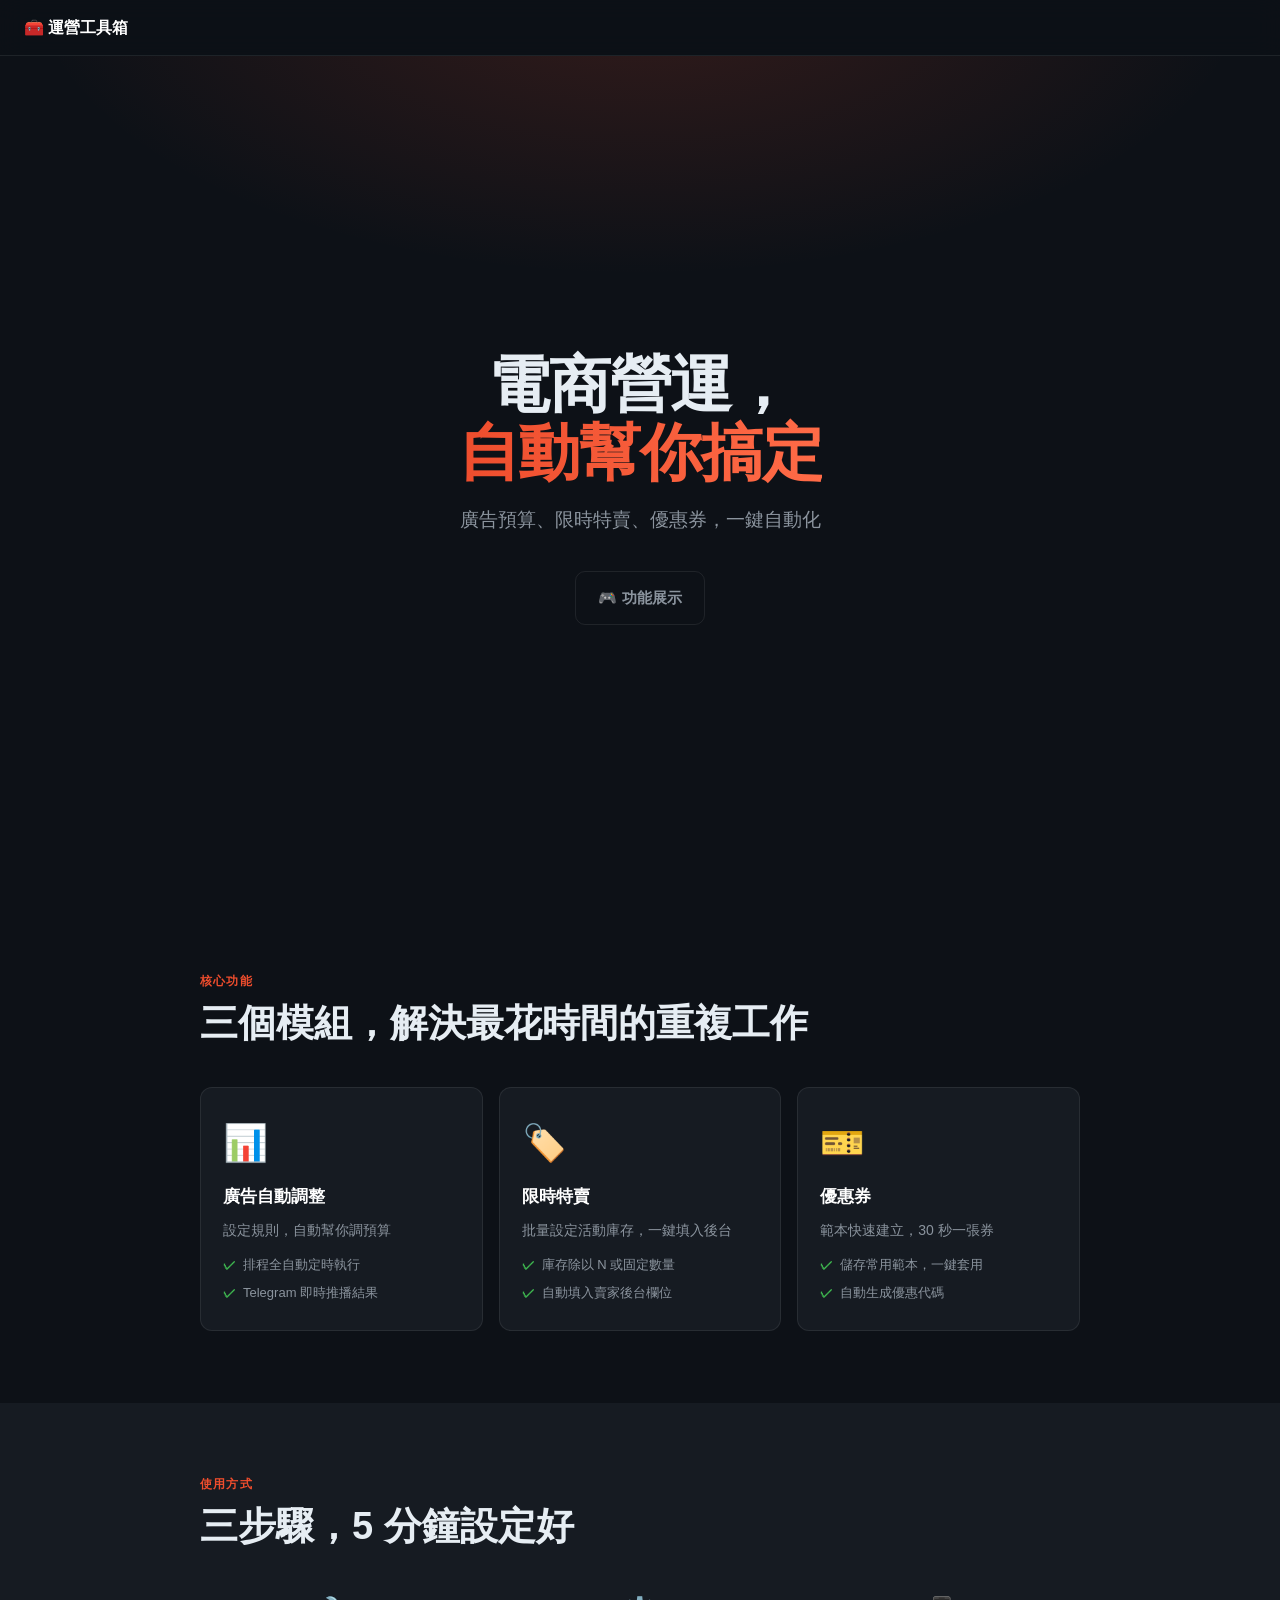
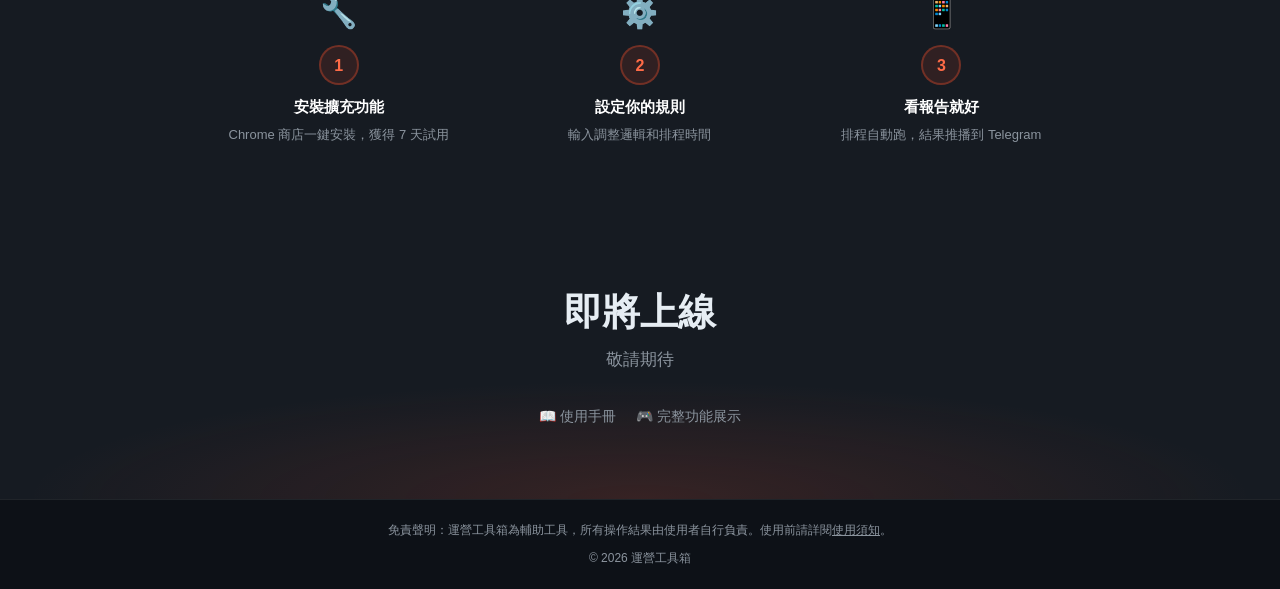
<file: index.html>
<!DOCTYPE html>
<html lang="zh-TW">
<head>
  <meta charset="UTF-8">
  <meta name="viewport" content="width=device-width, initial-scale=1.0">
  <title>運營工具箱 — 電商自動化工具</title>
  <style>
    *, *::before, *::after { box-sizing: border-box; margin: 0; padding: 0; }

    :root {
      --bg:        #0d1117;
      --bg2:       #161b22;
      --border:    rgba(255,255,255,0.08);
      --text:      #e6edf3;
      --text-muted:#8b949e;
      --accent:    #ee4d2d;
      --accent2:   #ff6b47;
      --green:     #3fb950;
      --radius:    12px;
    }

    html { scroll-behavior: smooth; }

    body {
      background: var(--bg);
      color: var(--text);
      font-family: -apple-system, BlinkMacSystemFont, 'Segoe UI', sans-serif;
      line-height: 1.6;
    }

    /* NAV */
    nav {
      position: sticky; top: 0; z-index: 100;
      background: rgba(13,17,23,0.92);
      backdrop-filter: blur(12px);
      border-bottom: 1px solid var(--border);
      padding: 0 24px; height: 56px;
      display: flex; align-items: center; justify-content: space-between;
    }
    .nav-brand {
      font-size: 16px; font-weight: 700; color: #fff;
      display: flex; align-items: center; gap: 8px; text-decoration: none;
    }
    .nav-cta {
      background: var(--accent); color: #fff; border: none;
      border-radius: 8px; padding: 8px 18px;
      font-size: 14px; font-weight: 600; cursor: pointer;
      text-decoration: none; transition: background 0.15s;
    }
    .nav-cta:hover { background: var(--accent2); }

    /* SECTIONS */
    section { padding: 72px 24px; }
    .container { max-width: 880px; margin: 0 auto; }

    .section-label {
      font-size: 12px; font-weight: 700; letter-spacing: 0.1em;
      text-transform: uppercase; color: var(--accent); margin-bottom: 10px;
    }
    .section-title {
      font-size: clamp(26px, 5vw, 38px);
      font-weight: 800; line-height: 1.2; margin-bottom: 14px;
    }

    /* HERO */
    #hero {
      min-height: calc(100vh - 56px);
      display: flex; align-items: center;
      background: radial-gradient(ellipse 80% 60% at 50% -10%, rgba(238,77,45,0.18) 0%, transparent 60%), var(--bg);
      text-align: center; padding: 80px 24px 60px;
    }
    #hero .container { width: 100%; }
    #hero h1 {
      font-size: clamp(36px, 7vw, 62px);
      font-weight: 900; line-height: 1.1;
      margin-bottom: 18px; letter-spacing: -0.02em;
    }
    #hero h1 .highlight {
      background: linear-gradient(90deg, var(--accent), var(--accent2));
      -webkit-background-clip: text; -webkit-text-fill-color: transparent;
      background-clip: text;
    }
    #hero .hero-sub {
      font-size: clamp(15px, 2.5vw, 19px);
      color: var(--text-muted); max-width: 460px; margin: 0 auto 36px;
    }
    .hero-btns {
      display: flex; gap: 12px; justify-content: center; flex-wrap: wrap;
    }
    .btn-primary {
      background: var(--accent); color: #fff; border: none;
      border-radius: 10px; padding: 14px 28px; font-size: 16px; font-weight: 700;
      cursor: pointer; text-decoration: none;
      display: inline-flex; align-items: center; gap: 8px;
      transition: background 0.15s, transform 0.1s;
    }
    .btn-primary:hover { background: var(--accent2); transform: translateY(-1px); }
    .btn-ghost {
      background: transparent; color: var(--text-muted);
      border: 1px solid var(--border); border-radius: 10px;
      padding: 14px 22px; font-size: 15px; font-weight: 600;
      cursor: pointer; text-decoration: none;
      display: inline-flex; align-items: center; gap: 8px;
      transition: border-color 0.15s, color 0.15s;
    }
    .btn-ghost:hover { border-color: rgba(255,255,255,0.3); color: var(--text); }
    #hero .hero-note { margin-top: 14px; font-size: 13px; color: var(--text-muted); }

    /* FEATURES */
    #features { background: var(--bg); }
    .cards {
      display: grid;
      grid-template-columns: repeat(3, 1fr);
      gap: 16px; margin-top: 40px;
    }
    @media (max-width: 640px) { .cards { grid-template-columns: 1fr; } }
    .card {
      background: var(--bg2); border: 1px solid var(--border);
      border-radius: var(--radius); padding: 26px 22px;
    }
    .card-icon { font-size: 36px; margin-bottom: 12px; display: block; }
    .card-title { font-size: 17px; font-weight: 700; margin-bottom: 8px; color: #fff; }
    .card-desc { font-size: 14px; color: var(--text-muted); margin-bottom: 14px; line-height: 1.6; }
    .card-points { list-style: none; display: flex; flex-direction: column; gap: 7px; }
    .card-points li {
      font-size: 13px; color: var(--text-muted);
      display: flex; align-items: flex-start; gap: 7px;
    }
    .card-points li::before { content: '✓'; color: var(--green); font-weight: 700; flex-shrink: 0; }

    /* HOW */
    #how { background: var(--bg2); }
    .steps {
      display: grid; grid-template-columns: repeat(3, 1fr);
      gap: 24px; margin-top: 40px;
    }
    @media (max-width: 640px) { .steps { grid-template-columns: 1fr; gap: 16px; } }
    .step { text-align: center; }
    .step-icon { font-size: 30px; margin-bottom: 8px; }
    .step-num {
      width: 40px; height: 40px; border-radius: 50%;
      background: rgba(238,77,45,0.12); border: 2px solid rgba(238,77,45,0.35);
      color: var(--accent2); font-size: 16px; font-weight: 800;
      display: flex; align-items: center; justify-content: center;
      margin: 0 auto 10px;
    }
    .step-title { font-size: 15px; font-weight: 700; color: #fff; margin-bottom: 6px; }
    .step-desc { font-size: 13px; color: var(--text-muted); }

    /* CTA */
    #cta {
      background: radial-gradient(ellipse 80% 70% at 50% 100%, rgba(238,77,45,0.15) 0%, transparent 60%), var(--bg2);
      text-align: center;
    }
    #cta .section-title { margin-bottom: 10px; }
    #cta .cta-sub { font-size: 17px; color: var(--text-muted); margin-bottom: 32px; }
    #cta .cta-links {
      margin-top: 20px; display: flex; gap: 20px;
      justify-content: center; flex-wrap: wrap;
    }
    #cta .cta-links a { color: var(--text-muted); font-size: 14px; text-decoration: none; transition: color 0.15s; }
    #cta .cta-links a:hover { color: var(--text); }
    #cta .cta-note { margin-top: 10px; font-size: 13px; color: var(--text-muted); }

    /* FOOTER */
    footer {
      padding: 20px 24px; border-top: 1px solid var(--border);
      text-align: center;
    }
    footer p { font-size: 12px; color: var(--text-muted); line-height: 1.8; }
    footer a { color: var(--text-muted); text-decoration: underline; }
  </style>
</head>
<body>

<!-- NAV -->
<nav>
  <a class="nav-brand" href="#">🧰 運營工具箱</a>
</nav>

<!-- HERO -->
<section id="hero">
  <div class="container">
    <h1>電商營運，<br><span class="highlight">自動幫你搞定</span></h1>
    <p class="hero-sub">廣告預算、限時特賣、優惠券，一鍵自動化</p>
    <div class="hero-btns">
      <a class="btn-ghost" href="demo-full.html">🎮 功能展示</a>
    </div>
  </div>
</section>

<!-- FEATURES -->
<section id="features">
  <div class="container">
    <div class="section-label">核心功能</div>
    <h2 class="section-title">三個模組，解決最花時間的重複工作</h2>
    <div class="cards">

      <div class="card">
        <span class="card-icon">📊</span>
        <div class="card-title">廣告自動調整</div>
        <p class="card-desc">設定規則，自動幫你調預算</p>
        <ul class="card-points">
          <li>排程全自動定時執行</li>
          <li>Telegram 即時推播結果</li>
        </ul>
      </div>

      <div class="card">
        <span class="card-icon">🏷️</span>
        <div class="card-title">限時特賣</div>
        <p class="card-desc">批量設定活動庫存，一鍵填入後台</p>
        <ul class="card-points">
          <li>庫存除以 N 或固定數量</li>
          <li>自動填入賣家後台欄位</li>
        </ul>
      </div>

      <div class="card">
        <span class="card-icon">🎫</span>
        <div class="card-title">優惠券</div>
        <p class="card-desc">範本快速建立，30 秒一張券</p>
        <ul class="card-points">
          <li>儲存常用範本，一鍵套用</li>
          <li>自動生成優惠代碼</li>
        </ul>
      </div>

    </div>
  </div>
</section>

<!-- HOW -->
<section id="how">
  <div class="container">
    <div class="section-label">使用方式</div>
    <h2 class="section-title">三步驟，5 分鐘設定好</h2>
    <div class="steps">
      <div class="step">
        <div class="step-icon">🔧</div>
        <div class="step-num">1</div>
        <div class="step-title">安裝擴充功能</div>
        <p class="step-desc">Chrome 商店一鍵安裝，獲得 7 天試用</p>
      </div>
      <div class="step">
        <div class="step-icon">⚙️</div>
        <div class="step-num">2</div>
        <div class="step-title">設定你的規則</div>
        <p class="step-desc">輸入調整邏輯和排程時間</p>
      </div>
      <div class="step">
        <div class="step-icon">📱</div>
        <div class="step-num">3</div>
        <div class="step-title">看報告就好</div>
        <p class="step-desc">排程自動跑，結果推播到 Telegram</p>
      </div>
    </div>
  </div>
</section>

<!-- CTA -->
<section id="cta">
  <div class="container">
    <h2 class="section-title">即將上線</h2>
    <p class="cta-sub">敬請期待</p>
    <div class="cta-links">
      <a href="guide.html">📖 使用手冊</a>
      <a href="demo-full.html">🎮 完整功能展示</a>
    </div>
  </div>
</section>

<!-- FOOTER -->
<footer>
  <p>免責聲明：運營工具箱為輔助工具，所有操作結果由使用者自行負責。使用前請詳閱<a href="guide.html">使用須知</a>。</p>
  <p style="margin-top:6px;">© 2026 運營工具箱</p>
</footer>

</body>
</html>
</file>
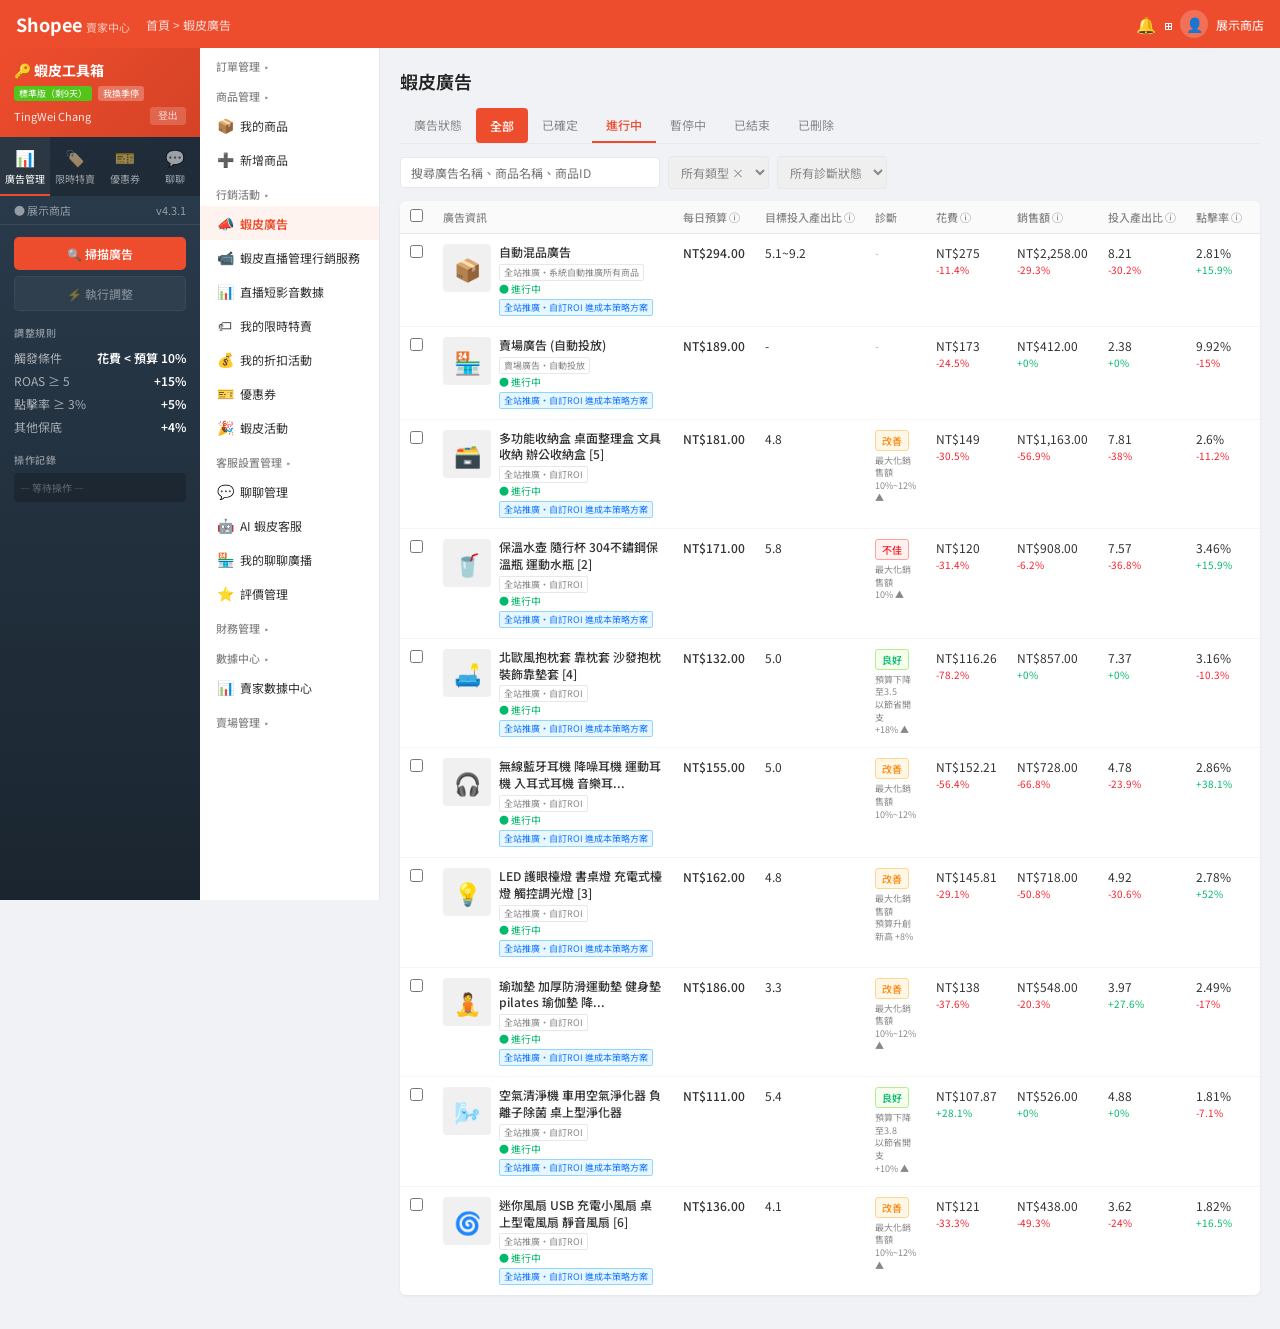
<file: demo-full.html>
<!DOCTYPE html>
<html lang="zh-TW">
<head>
<meta charset="UTF-8">
<meta name="viewport" content="width=1440">
<title>蝦皮賣家中心</title>
<link href="https://fonts.googleapis.com/css2?family=Noto+Sans+TC:wght@400;500;700&display=swap" rel="stylesheet">
<style>
*,*::before,*::after{box-sizing:border-box;margin:0;padding:0}
:root{--or:#ee4d2d;--or-l:#fff3f0;--or-h:#d44226;--gr:#00b96b;--rd:#f5222d;--bl:#1677ff;--bdr:#e8e8e8;--txt:#333;--txl:#888;--sp-bg:linear-gradient(180deg,#2c3e50 0%,#1a252f 100%);--sp-w:200px;--top-h:48px;--nav-w:180px}
body{font-family:'Noto Sans TC',-apple-system,sans-serif;font-size:13px;background:#f0f2f5;color:var(--txt);overflow-x:hidden}
/* === TOP BAR === */
.topbar{position:fixed;top:0;left:0;right:0;height:var(--top-h);background:var(--or);display:flex;align-items:center;padding:0 16px;z-index:200;color:#fff}
.topbar .logo{font-size:18px;font-weight:700;margin-right:8px}
.topbar .logo small{font-size:11px;opacity:.7;font-weight:400;margin-left:4px}
.topbar .bc{font-size:12px;opacity:.8;margin-left:8px}
.topbar .spacer{flex:1}
.topbar .user{display:flex;align-items:center;gap:8px;font-size:12px}
.topbar .avatar{width:28px;height:28px;border-radius:50%;background:rgba(255,255,255,.2);display:flex;align-items:center;justify-content:center;font-size:14px}
/* === LAYOUT === */
.wrap{display:flex;padding-top:var(--top-h);min-height:100vh}
/* === SIDE PANEL (左側深色) === */
.sp{width:var(--sp-w);background:var(--sp-bg);position:fixed;top:var(--top-h);bottom:0;left:0;z-index:100;display:flex;flex-direction:column;color:#fff;overflow:hidden;font-size:12px}
.sp-hd{background:linear-gradient(135deg,#ee4d2d,#d44226);padding:12px 14px;flex-shrink:0}
.sp-hd-r1{display:flex;align-items:center;gap:6px;margin-bottom:6px;flex-wrap:wrap}
.sp-hd-title{font-size:14px;font-weight:700}
.sp-badge{font-size:9px;padding:1px 5px;border-radius:3px;white-space:nowrap}
.sp-badge-pro{background:#52c41a;color:#fff}
.sp-badge-mode{background:rgba(255,255,255,.25);color:#fff}
.sp-hd-user{display:flex;align-items:center;justify-content:space-between;font-size:11px;opacity:.9}
.sp-hd-user button{background:rgba(255,255,255,.2);border:none;color:#fff;padding:2px 8px;border-radius:3px;font-size:10px;cursor:pointer}
.sp-tabs{display:flex;background:rgba(0,0,0,.25);flex-shrink:0}
.sp-tab{flex:1;padding:8px 2px;border:none;background:none;cursor:pointer;color:rgba(255,255,255,.55);display:flex;flex-direction:column;align-items:center;gap:2px;font-size:10px;border-bottom:2px solid transparent;font-family:inherit}
.sp-tab.active{color:#fff;border-bottom-color:var(--or);background:rgba(255,255,255,.05)}
.sp-tab-icon{font-size:16px}
.sp-shop{padding:6px 14px;font-size:11px;color:rgba(255,255,255,.5);border-bottom:1px solid rgba(255,255,255,.08);display:flex;align-items:center;justify-content:space-between;flex-shrink:0}
.sp-body{flex:1;overflow-y:auto;padding:12px 14px}
.sp-body::-webkit-scrollbar{width:4px}
.sp-body::-webkit-scrollbar-thumb{background:rgba(255,255,255,.15);border-radius:2px}
.sp-sec{margin-bottom:14px}
.sp-sec-title{font-size:10px;font-weight:600;color:rgba(255,255,255,.45);text-transform:uppercase;letter-spacing:.5px;margin-bottom:6px}
.sp-btn{display:block;width:100%;padding:8px;border-radius:5px;border:none;cursor:pointer;font-size:12px;font-weight:500;margin-bottom:6px;font-family:inherit;transition:all .15s}
.sp-btn-or{background:var(--or);color:#fff}
.sp-btn-or:hover{background:var(--or-h)}
.sp-btn-gray{background:rgba(255,255,255,.1);color:#fff;border:1px solid rgba(255,255,255,.15)}
.sp-btn:disabled{opacity:.4;cursor:not-allowed}
.sp-toggle{display:flex;align-items:center;justify-content:space-between;margin-bottom:8px}
.tgl{position:relative;display:inline-block;width:34px;height:18px;flex-shrink:0}
.tgl input{opacity:0;width:0;height:0}
.tgl-s{position:absolute;cursor:pointer;inset:0;background:#555;border-radius:18px;transition:.3s}
.tgl-s::before{content:'';position:absolute;height:14px;width:14px;left:2px;bottom:2px;background:#fff;border-radius:50%;transition:.3s}
.tgl input:checked+.tgl-s{background:var(--gr)}
.tgl input:checked+.tgl-s::before{transform:translateX(16px)}
.sp-log{font-size:10px;color:rgba(255,255,255,.5);background:rgba(0,0,0,.2);border-radius:4px;padding:6px;line-height:1.7;max-height:120px;overflow-y:auto}
.sp-log .ok{color:#52c41a}
.sp-log .run{color:#1890ff}
.sp-log .skip{color:rgba(255,255,255,.3)}
.sp-rule-card{background:rgba(255,255,255,.06);border-radius:6px;padding:8px 10px;margin-bottom:6px;border-left:3px solid var(--or)}
.sp-rule-kw{font-size:11px;font-weight:600;color:#ffa940;margin-bottom:3px}
.sp-rule-body{font-size:10px;color:rgba(255,255,255,.6);line-height:1.5}
.sp-rule-foot{font-size:10px;margin-top:4px;color:rgba(255,255,255,.35)}
.sp-rule-foot a{color:var(--or);cursor:pointer;text-decoration:none;margin-left:4px}
.sp-stat{text-align:center;padding:12px 0}
.sp-stat-num{font-size:32px;font-weight:700;color:#fff}
.sp-stat-label{font-size:11px;color:rgba(255,255,255,.5)}
.sp-stat-credits{font-size:24px;font-weight:700;color:var(--gr)}
.sp-textarea{width:100%;background:rgba(0,0,0,.2);border:1px solid rgba(255,255,255,.1);border-radius:4px;padding:6px 8px;color:#fff;font-size:11px;resize:vertical;min-height:50px;font-family:inherit}
.sp-textarea::placeholder{color:rgba(255,255,255,.3)}
.sp-select{width:100%;background:rgba(0,0,0,.2);border:1px solid rgba(255,255,255,.1);border-radius:4px;padding:5px 8px;color:#fff;font-size:11px;font-family:inherit;-webkit-appearance:none}
.sp-select option{background:#1a252f;color:#fff}
.sp-input{background:rgba(0,0,0,.2);border:1px solid rgba(255,255,255,.1);border-radius:4px;padding:4px 8px;color:#fff;font-size:11px;width:50px;text-align:center;font-family:inherit}
.sp-warn{background:rgba(250,173,20,.15);border:1px solid rgba(250,173,20,.3);border-radius:4px;padding:6px 8px;font-size:10px;color:#faad14;margin-top:8px}
.sp-tpl{display:flex;align-items:center;gap:4px;padding:5px 0;border-bottom:1px solid rgba(255,255,255,.06);font-size:11px}
.sp-tpl:last-child{border-bottom:none}
.sp-tpl-name{flex:1;min-width:0;white-space:nowrap;overflow:hidden;text-overflow:ellipsis}
.sp-tpl-btn{width:16px;height:16px;display:inline-flex;align-items:center;justify-content:center;font-size:10px;cursor:pointer;opacity:.5;transition:.2s}
.sp-tpl-btn:hover{opacity:1}
.sp-tpl-btn.g{color:#52c41a;opacity:.8}
.sp-addtpl{font-size:11px;color:var(--or);cursor:pointer;padding:6px 0;text-align:center}
/* usage table */
.sp-usage{width:100%;font-size:10px;color:rgba(255,255,255,.5)}
.sp-usage th{text-align:left;font-weight:500;padding:3px 0;border-bottom:1px solid rgba(255,255,255,.08)}
.sp-usage td{padding:3px 0}
/* === MAIN CONTENT === */
.main{margin-left:var(--sp-w);flex:1;display:flex;min-width:0}
/* Shopee left nav */
.s-nav{width:var(--nav-w);background:#fff;border-right:1px solid var(--bdr);flex-shrink:0;overflow-y:auto;font-size:12px;position:sticky;top:var(--top-h);height:calc(100vh - var(--top-h))}
.s-nav-group{padding:10px 0 4px 16px;font-size:11px;color:var(--txl);font-weight:500;display:flex;align-items:center;gap:4px}
.s-nav-item{padding:7px 16px;cursor:pointer;color:var(--txt);transition:.1s;display:flex;align-items:center;gap:6px;font-size:12px}
.s-nav-item:hover{background:#fafafa}
.s-nav-item.active{color:var(--or);font-weight:600;background:var(--or-l)}
.s-nav-item .ni{font-size:14px;width:18px;text-align:center}
.s-nav-sub{padding-left:40px;font-size:11px}
/* page content */
.s-content{flex:1;padding:20px;min-width:0;overflow-y:auto}
.pg{display:none}
.pg.active{display:block}
.pg-title{font-size:18px;font-weight:600;margin-bottom:14px;color:#222}
.pg-bc{font-size:12px;color:var(--txl);margin-bottom:16px}
.pg-bc span{color:var(--or);cursor:pointer}
/* cards */
.card{background:#fff;border-radius:6px;padding:16px 20px;margin-bottom:14px;box-shadow:0 1px 3px rgba(0,0,0,.06)}
.card-title{font-size:14px;font-weight:600;margin-bottom:12px}
/* ad status tabs */
.ad-tabs{display:flex;gap:0;margin-bottom:12px;border-bottom:1px solid var(--bdr)}
.ad-tab{padding:8px 14px;cursor:pointer;font-size:12px;color:var(--txl);border-bottom:2px solid transparent;background:none;border-top:none;border-left:none;border-right:none;font-family:inherit}
.ad-tab.active{color:var(--or);border-bottom-color:var(--or);font-weight:500}
.ad-tab.red{background:var(--or);color:#fff;border-radius:4px;border-bottom:none;font-weight:500}
/* filter bar */
.filter-bar{display:flex;gap:8px;margin-bottom:12px;align-items:center}
.filter-bar input{flex:1;max-width:260px;padding:6px 10px;border:1px solid var(--bdr);border-radius:4px;font-size:12px;font-family:inherit}
.filter-bar select{padding:6px 8px;border:1px solid var(--bdr);border-radius:4px;font-size:12px;font-family:inherit;color:var(--txl)}
/* tables */
.t{width:100%;border-collapse:collapse;font-size:12px}
.t th{background:#fafafa;padding:8px 10px;text-align:left;font-weight:500;color:var(--txl);border-bottom:1px solid var(--bdr);white-space:nowrap;font-size:11px}
.t td{padding:10px;border-bottom:1px solid #f5f5f5;vertical-align:top}
.t tr:last-child td{border-bottom:none}
.t tr.hl td{background:#fffbe6;transition:background .3s}
.t tr.done td{background:#f6ffed;transition:background .6s}
.prod-cell{display:flex;gap:8px;align-items:flex-start}
.prod-img{width:48px;height:48px;background:#f0f0f0;border-radius:4px;display:flex;align-items:center;justify-content:center;font-size:22px;flex-shrink:0}
.prod-info{min-width:0}
.prod-name{font-size:12px;font-weight:500;line-height:1.4;display:-webkit-box;-webkit-line-clamp:2;-webkit-box-orient:vertical;overflow:hidden}
.prod-tags{margin-top:3px;display:flex;flex-wrap:wrap;gap:3px;align-items:center}
.prod-tag{font-size:9px;padding:1px 4px;border-radius:2px;border:1px solid var(--bdr);color:var(--txl)}
.prod-tag.blue{color:var(--bl);border-color:#91d5ff;background:#e6f7ff;cursor:pointer}
.prod-status{font-size:10px;color:var(--gr)}
.val{font-size:12px}
.val-sub{font-size:10px;margin-top:1px}
.val-up{color:var(--gr)}
.val-down{color:var(--rd)}
.diag{display:inline-block;padding:2px 6px;border-radius:3px;font-size:10px;font-weight:500;margin-bottom:2px}
.diag-good{background:#f6ffed;color:var(--gr);border:1px solid #b7eb8f}
.diag-warn{background:#fff7e6;color:#fa8c16;border:1px solid #ffd591}
.diag-bad{background:#fff1f0;color:var(--rd);border:1px solid #ffa39e}
.diag-info{font-size:9px;color:var(--txl);line-height:1.4;margin-top:2px}
/* budget cell highlight */
.budget-cell{font-weight:500;white-space:nowrap;transition:all .3s}
.budget-cell.flash{background:#fffbe6;color:var(--or)}
.budget-cell.updated{color:var(--gr)}
/* flash sale */
.fs-group{border-bottom:1px solid var(--bdr);padding:8px 0}
.fs-group-hd{display:flex;align-items:center;gap:8px;padding:6px 10px;font-weight:500}
.fs-group-hd img,.fs-group-hd .gi{width:36px;height:36px;border-radius:4px;background:#f0f0f0;display:flex;align-items:center;justify-content:center;font-size:16px;flex-shrink:0}
.fs-row td{padding:6px 10px;font-size:12px}
.fs-input{width:55px;padding:3px 4px;border:1px solid var(--bdr);border-radius:3px;text-align:center;font-size:11px;font-family:inherit;transition:all .3s}
.fs-input.filled{border-color:var(--or);background:var(--or-l);font-weight:600}
.fs-toggle{position:relative;display:inline-block;width:28px;height:15px}
.fs-toggle input{opacity:0;width:0;height:0}
.fs-toggle span{position:absolute;cursor:pointer;inset:0;background:#ccc;border-radius:15px;transition:.2s}
.fs-toggle span::before{content:'';position:absolute;height:11px;width:11px;left:2px;bottom:2px;background:#fff;border-radius:50%;transition:.2s}
.fs-toggle input:checked+span{background:var(--or)}
.fs-toggle input:checked+span::before{transform:translateX(13px)}
.fs-ops{display:flex;gap:4px;font-size:14px;color:var(--txl)}
.fs-ops span{cursor:pointer;transition:.2s}
.fs-ops span:hover{color:var(--or)}
/* voucher form */
.v-form{max-width:700px}
.v-row{display:flex;align-items:flex-start;padding:10px 0;border-bottom:1px solid #f5f5f5}
.v-row:last-child{border-bottom:none}
.v-label{width:140px;flex-shrink:0;font-size:12px;color:var(--txl);padding-top:6px;text-align:right;padding-right:16px}
.v-field{flex:1}
.v-field input,.v-field select{width:100%;padding:7px 10px;border:1px solid var(--bdr);border-radius:4px;font-size:13px;font-family:inherit}
.v-field input.filled{border-color:var(--or);background:var(--or-l);transition:all .3s}
.v-field .hint{font-size:10px;color:var(--txl);margin-top:3px}
.v-field .counter{float:right;font-size:10px;color:var(--txl)}
.v-date-row{display:flex;gap:8px;align-items:center}
.v-date-row input{flex:1}
.v-type-tabs{display:flex;gap:0;margin-bottom:0}
.v-type-tab{padding:6px 14px;border:1px solid var(--bdr);font-size:12px;cursor:pointer;background:#fff;font-family:inherit}
.v-type-tab:first-child{border-radius:4px 0 0 4px}
.v-type-tab:last-child{border-radius:0 4px 4px 0}
.v-type-tab.active{border-color:var(--or);color:var(--or);background:var(--or-l);font-weight:500}
.v-radio{display:flex;gap:16px;font-size:12px;align-items:center}
.v-radio label{display:flex;align-items:center;gap:4px;cursor:pointer}
.v-preview{width:280px;flex-shrink:0}
.v-preview-card{background:#fff;border-radius:8px;padding:14px;box-shadow:0 2px 8px rgba(0,0,0,.1);text-align:center}
.v-preview-card .phone{width:160px;height:260px;background:#f0f0f0;border-radius:12px;margin:0 auto 8px;display:flex;align-items:center;justify-content:center;color:#ccc;font-size:11px}
/* chat full panel */
.chat-full{padding:0 !important}
.chat-full .sp{width:400px}
.chat-full .main{margin-left:400px}
.chat-expand .sp{width:100vw !important}
.chat-expand .main{display:none}
/* scan progress */
.scan-prog{height:3px;background:rgba(0,0,0,.1);border-radius:2px;overflow:hidden;margin-bottom:8px;display:none}
.scan-prog-bar{height:100%;width:0;background:var(--or);transition:width .4s;border-radius:2px}
/* bottom buttons */
.bottom-btns{display:flex;gap:8px;justify-content:flex-end;padding:16px 0}
.btn-cancel{padding:7px 24px;border:1px solid var(--bdr);border-radius:4px;background:#fff;cursor:pointer;font-size:12px;font-family:inherit}
.btn-confirm{padding:7px 24px;border:none;border-radius:4px;background:var(--or);color:#fff;cursor:pointer;font-size:12px;font-weight:500;font-family:inherit}
/* progress bar for scan */
.sp-progress{height:2px;background:rgba(255,255,255,.1);border-radius:1px;overflow:hidden;margin-bottom:6px;display:none}
.sp-progress-bar{height:100%;width:0;background:var(--or);transition:width .3s}
/* 聊聊 status */
.chat-status{display:flex;align-items:center;gap:6px;font-size:11px;color:rgba(255,255,255,.5);margin-bottom:8px}
.chat-dot{width:6px;height:6px;border-radius:50%;background:var(--gr)}
</style>
</head>
<body>

<!-- TOP BAR -->
<div class="topbar">
  <span class="logo">Shopee<small>賣家中心</small></span>
  <span class="bc" id="topBc">首頁 &gt; 蝦皮廣告</span>
  <span class="spacer"></span>
  <div class="user">
    <span style="font-size:16px;cursor:pointer">🔔</span>
    <span style="font-size:16px;cursor:pointer">⊞</span>
    <div class="avatar">👤</div>
    <span>展示商店</span>
  </div>
</div>

<div class="wrap" id="appWrap">

<!-- ══════ SIDE PANEL ══════ -->
<div class="sp" id="sidePanel">
  <div class="sp-hd">
    <div class="sp-hd-r1">
      <span class="sp-hd-title">🔑 蝦皮工具箱</span>
      <span class="sp-badge sp-badge-pro">標準版（剩9天）</span>
      <span class="sp-badge sp-badge-mode">我換季停</span>
    </div>
    <div class="sp-hd-user">
      <span>TingWei Chang</span>
      <button>登出</button>
    </div>
  </div>
  <div class="sp-tabs">
    <button class="sp-tab active" data-t="ad" onclick="switchTab('ad')"><span class="sp-tab-icon">📊</span>廣告管理</button>
    <button class="sp-tab" data-t="flash" onclick="switchTab('flash')"><span class="sp-tab-icon">🏷️</span>限時特賣</button>
    <button class="sp-tab" data-t="voucher" onclick="switchTab('voucher')"><span class="sp-tab-icon">🎫</span>優惠券</button>
    <button class="sp-tab" data-t="chat" onclick="switchTab('chat')"><span class="sp-tab-icon">💬</span>聊聊</button>
  </div>
  <div class="sp-shop"><span>● 展示商店</span><span>v4.3.1</span></div>
  <div class="sp-body">

    <!-- SP: 廣告管理 -->
    <div class="sp-pane" id="sp-ad">
      <div class="sp-sec">
        <div class="sp-progress" id="spProg"><div class="sp-progress-bar" id="spProgBar"></div></div>
        <button class="sp-btn sp-btn-or" id="btnScan" onclick="doScan()">🔍 掃描廣告</button>
        <button class="sp-btn sp-btn-gray" id="btnExec" onclick="doExec()" disabled>⚡ 執行調整</button>
      </div>
      <div class="sp-sec">
        <div class="sp-sec-title">調整規則</div>
        <div style="display:flex;justify-content:space-between;padding:3px 0;color:rgba(255,255,255,.6)"><span>觸發條件</span><span style="color:#fff;font-weight:600">花費 &lt; 預算 10%</span></div>
        <div style="display:flex;justify-content:space-between;padding:3px 0;color:rgba(255,255,255,.6)"><span>ROAS ≥ 5</span><span style="color:#fff;font-weight:600">+15%</span></div>
        <div style="display:flex;justify-content:space-between;padding:3px 0;color:rgba(255,255,255,.6)"><span>點擊率 ≥ 3%</span><span style="color:#fff;font-weight:600">+5%</span></div>
        <div style="display:flex;justify-content:space-between;padding:3px 0;color:rgba(255,255,255,.6)"><span>其他保底</span><span style="color:#fff;font-weight:600">+4%</span></div>
      </div>
      <div class="sp-sec">
        <div class="sp-sec-title">操作記錄</div>
        <div class="sp-log" id="adLog"><div class="skip">— 等待操作 —</div></div>
      </div>
    </div>

    <!-- SP: 限時特賣 -->
    <div class="sp-pane" id="sp-flash" style="display:none">
      <div class="sp-sec">
        <div class="sp-sec-title">⚡ 快速設定活動庫存</div>
        <div class="sp-toggle" style="margin-bottom:4px">
          <label style="display:flex;align-items:center;gap:4px"><input type="radio" name="fsMode" value="div" checked style="accent-color:var(--or)"> 庫存除以</label>
          <span class="sp-input" style="width:40px" id="fsDivInput">2</span>
        </div>
        <div class="sp-toggle" style="margin-bottom:4px">
          <label style="display:flex;align-items:center;gap:4px"><input type="radio" name="fsMode" value="fix" style="accent-color:var(--or)"> 統一數量</label>
          <span class="sp-input" style="width:40px" id="fsFixInput">10</span>
        </div>
        <div style="display:flex;gap:6px;margin-top:8px">
          <button class="sp-btn sp-btn-gray" style="flex:1" onclick="doFlashPreview()">📋 預覽變更</button>
          <button class="sp-btn sp-btn-or" style="flex:1" onclick="doFlashFill()">🚀 執行填入</button>
        </div>
      </div>
      <div class="sp-sec">
        <div class="sp-sec-title">⚠ 防呆規則</div>
        <div style="color:rgba(255,255,255,.5);font-size:10px;line-height:1.8">
          • 活動庫存範圍：1 ~ 99<br>
          • 不得超過所有庫存數量<br>
          • 庫存為 0 的規格自動跳過
        </div>
      </div>
      <button class="sp-btn sp-btn-gray" style="margin-top:8px">📨 測試推播</button>
      <div class="sp-warn">⚠ 本工具為輔助性質，操作結果請自行確認</div>
    </div>

    <!-- SP: 優惠券 -->
    <div class="sp-pane" id="sp-voucher" style="display:none">
      <div class="sp-sec">
        <div class="sp-sec-title">🎟 優惠券可使用時間</div>
        <div style="margin-bottom:6px"><span style="color:rgba(255,255,255,.5);font-size:10px">開始</span><input class="sp-input" style="width:100%;margin-top:2px" placeholder="yyyymmddhhmm" id="spVStart"></div>
        <div style="margin-bottom:8px"><span style="color:rgba(255,255,255,.5);font-size:10px">結束</span><input class="sp-input" style="width:100%;margin-top:2px" placeholder="yyyymmddhhmm" id="spVEnd"></div>
        <label style="display:flex;align-items:center;gap:4px;font-size:11px;margin-bottom:10px;color:rgba(255,255,255,.7)">
          <input type="checkbox" checked style="accent-color:var(--gr)"> 自動生成優惠券代碼（5碼英數字）
        </label>
        <button class="sp-btn sp-btn-or" onclick="doVoucherFill()">快速填入</button>
      </div>
      <div class="sp-sec">
        <div class="sp-sec-title">■ 範本 <span style="font-size:10px;opacity:.5">⏱</span></div>
        <div id="spTplList"></div>
        <div class="sp-addtpl">+ 新增範本</div>
      </div>
      <button class="sp-btn sp-btn-gray">📨 測試推播</button>
      <div class="sp-warn">⚠ 本工具為輔助性質，操作結果請自行確認</div>
    </div>

    <!-- SP: 聊聊 -->
    <div class="sp-pane" id="sp-chat" style="display:none">
      <div class="sp-sec">
        <div style="font-size:10px;color:rgba(255,255,255,.5);margin-bottom:4px">選擇要管理的賣場：偵測到：展示商店</div>
        <select class="sp-select" style="margin-bottom:10px"><option>展示商店</option></select>
      </div>
      <div class="sp-sec">
        <div class="sp-toggle"><span style="font-weight:600">🤖 聊聊助手</span><label class="tgl"><input type="checkbox" checked><span class="tgl-s"></span></label></div>
        <div class="chat-status"><div class="chat-dot"></div><span>背景監聽中</span><span style="margin-left:auto">賣場：展示商店</span></div>
        <button class="sp-btn sp-btn-gray" id="btnPatrol" onclick="doPatrol()" style="text-align:center">🔄 立即巡一次</button>
      </div>
      <div class="sp-sec">
        <div class="sp-toggle"><span style="font-weight:600">⚡ 快速回覆</span><label class="tgl"><input type="checkbox" checked><span class="tgl-s"></span></label></div>
        <div style="display:flex;justify-content:space-between;margin-bottom:4px"><span style="font-size:10px;color:rgba(255,255,255,.5)">回覆內容</span><span style="font-size:10px;color:rgba(255,255,255,.4)">135/200</span></div>
        <textarea class="sp-textarea" rows="3">周一～周五(9:30~17:30)為客服上班時間
週六、周日以及國定假日，客服人員休息中，訊息不定時回覆</textarea>
        <div style="display:flex;justify-content:space-between;align-items:center;margin-top:6px">
          <span style="font-size:10px;color:rgba(255,255,255,.5)">間隔時數</span>
          <select class="sp-select" style="width:80px"><option>1 小時</option><option>2 小時</option><option>3 小時</option></select>
        </div>
      </div>
      <div class="sp-sec">
        <div class="sp-sec-title">📋 關鍵字規則</div>
        <div class="sp-rule-card">
          <div style="display:flex;justify-content:space-between;align-items:center"><span class="sp-rule-kw">🔑 發票、統一編號、電子發票、統編</span><label class="tgl"><input type="checkbox" checked><span class="tgl-s"></span></label></div>
          <div class="sp-rule-body">本賣場已全面採用電子發票並在出貨當時一併開出，您可以透過掃瞄出貨單上的QRCode來查看發票...</div>
          <div class="sp-rule-foot">包含 | 優先 0 <a>編輯</a><a>刪除</a></div>
        </div>
        <div class="sp-rule-card">
          <div style="display:flex;justify-content:space-between;align-items:center"><span class="sp-rule-kw">🔑 出貨</span><label class="tgl"><input type="checkbox" checked><span class="tgl-s"></span></label></div>
          <div class="sp-rule-body">⭐一般平日在中午12點前下單，當日出貨 遇蝦皮大促日會盡量在48小時內完成出貨...</div>
          <div class="sp-rule-foot">包含 | 優先 0 <a>編輯</a><a>刪除</a></div>
        </div>
        <div class="sp-rule-card">
          <div style="display:flex;justify-content:space-between;align-items:center"><span class="sp-rule-kw">🔑 尺寸、規格、款式、型號</span><label class="tgl"><input type="checkbox" checked><span class="tgl-s"></span></label></div>
          <div class="sp-rule-body">📏 賣場每樣商品第五張圖都是規格尺寸圖，都有詳細的【長*寬*高】資料...</div>
          <div class="sp-rule-foot">包含 | 優先 0 <a>編輯</a><a>刪除</a></div>
        </div>
        <button class="sp-btn sp-btn-gray" style="border:1px dashed rgba(255,255,255,.2);text-align:center">+ 新增規則</button>
      </div>
      <div class="sp-sec">
        <div class="sp-toggle"><span style="font-weight:600">👋 結尾詞</span><label class="tgl"><input type="checkbox" checked><span class="tgl-s"></span></label></div>
        <div style="display:flex;justify-content:space-between;margin-bottom:4px"><span style="font-size:10px;color:rgba(255,255,255,.5)">回覆內容</span><span style="font-size:10px;color:rgba(255,255,255,.4)">46/200</span></div>
        <textarea class="sp-textarea" rows="2">實在很抱歉，小幫手目前無法即時回應您，若您的問題仍需要協助，請稍等，我們一定會盡快回覆您😊</textarea>
        <div style="display:flex;justify-content:space-between;align-items:center;margin-top:6px">
          <span style="font-size:10px;color:rgba(255,255,255,.5)">間隔時數</span>
          <select class="sp-select" style="width:80px"><option>2 小時</option><option>3 小時</option></select>
        </div>
      </div>
      <div class="sp-sec">
        <div class="sp-sec-title">📊 今日統計</div>
        <div class="sp-stat"><div class="sp-stat-num">0</div><div class="sp-stat-label">自動回覆</div></div>
        <div style="display:flex;justify-content:space-between;align-items:center;margin:8px 0">
          <span style="font-size:11px;color:rgba(255,255,255,.5)">AI 點數餘額</span>
          <span class="sp-stat-credits">987.36</span>
        </div>
      </div>
      <div class="sp-sec">
        <div class="sp-sec-title">最近 AI 用量</div>
        <table class="sp-usage">
          <tr><th>時間</th><th>買家</th><th style="text-align:right">點數</th></tr>
          <tr><td>04/15 15:47</td><td>好的</td><td style="text-align:right">0.42</td></tr>
          <tr><td>04/15 00:01</td><td>好的，謝謝</td><td style="text-align:right">0.61</td></tr>
          <tr><td>04/14 22:49</td><td>請問有含氣的設備嗎？</td><td style="text-align:right">0.42</td></tr>
          <tr><td>04/14 14:45</td><td>嗯嗯</td><td style="text-align:right">0.40</td></tr>
        </table>
      </div>
    </div>

  </div><!-- /sp-body -->
</div><!-- /sp -->

<!-- ══════ MAIN AREA ══════ -->
<div class="main" id="mainArea">

  <!-- Shopee Left Nav -->
  <nav class="s-nav" id="sNav">
    <div class="s-nav-group">訂單管理 <span style="font-size:10px">▸</span></div>
    <div class="s-nav-group">商品管理 <span style="font-size:10px">▸</span></div>
    <div class="s-nav-item" onclick="navTo('none')"><span class="ni">📦</span>我的商品</div>
    <div class="s-nav-item" onclick="navTo('none')"><span class="ni">➕</span>新增商品</div>
    <div class="s-nav-group">行銷活動 <span style="font-size:10px">▸</span></div>
    <div class="s-nav-item active" id="nav-ad" onclick="navTo('ad')"><span class="ni">📣</span>蝦皮廣告</div>
    <div class="s-nav-item" onclick="navTo('none')"><span class="ni">📹</span>蝦皮直播管理行銷服務</div>
    <div class="s-nav-item" onclick="navTo('none')"><span class="ni">📊</span>直播短影音數據</div>
    <div class="s-nav-item" id="nav-flash" onclick="navTo('flash')"><span class="ni">🏷</span>我的限時特賣</div>
    <div class="s-nav-item" onclick="navTo('none')"><span class="ni">💰</span>我的折扣活動</div>
    <div class="s-nav-item" id="nav-voucher" onclick="navTo('voucher')"><span class="ni">🎫</span>優惠券</div>
    <div class="s-nav-item" onclick="navTo('none')"><span class="ni">🎉</span>蝦皮活動</div>
    <div class="s-nav-group">客服設置管理 <span style="font-size:10px">▸</span></div>
    <div class="s-nav-item" id="nav-chat" onclick="navTo('chat')"><span class="ni">💬</span>聊聊管理</div>
    <div class="s-nav-item"><span class="ni">🤖</span>AI 蝦皮客服</div>
    <div class="s-nav-item"><span class="ni">🏪</span>我的聊聊廣播</div>
    <div class="s-nav-item"><span class="ni">⭐</span>評價管理</div>
    <div class="s-nav-group">財務管理 <span style="font-size:10px">▸</span></div>
    <div class="s-nav-group">數據中心 <span style="font-size:10px">▸</span></div>
    <div class="s-nav-item"><span class="ni">📊</span>賣家數據中心</div>
    <div class="s-nav-group">賣場管理 <span style="font-size:10px">▸</span></div>
  </nav>

  <div class="s-content">

    <!-- ═══ 廣告管理頁 ═══ -->
    <div class="pg active" id="pg-ad">
      <div class="pg-title">蝦皮廣告</div>
      <div class="ad-tabs">
        <button class="ad-tab">廣告狀態</button>
        <button class="ad-tab red">全部</button>
        <button class="ad-tab">已確定</button>
        <button class="ad-tab active">進行中</button>
        <button class="ad-tab">暫停中</button>
        <button class="ad-tab">已結束</button>
        <button class="ad-tab">已刪除</button>
      </div>
      <div class="filter-bar">
        <input type="text" placeholder="搜尋廣告名稱、商品名稱、商品ID">
        <select><option>所有類型 ×</option></select>
        <select><option>所有診斷狀態</option></select>
      </div>
      <div class="card" style="padding:0;overflow-x:auto">
        <table class="t" id="adTable">
          <thead><tr>
            <th style="width:30px"><input type="checkbox"></th>
            <th style="min-width:240px">廣告資訊</th>
            <th>每日預算 ⓘ</th>
            <th>目標投入產出比 ⓘ</th>
            <th>診斷</th>
            <th>花費 ⓘ</th>
            <th>銷售額 ⓘ</th>
            <th>投入產出比 ⓘ</th>
            <th>點擊率 ⓘ</th>
            <th>直接銷售額 ⓘ</th>
          </tr></thead>
          <tbody id="adTbody"></tbody>
        </table>
      </div>
    </div>

    <!-- ═══ 限時特賣頁 ═══ -->
    <div class="pg" id="pg-flash">
      <div class="pg-bc"><span>首頁</span> &gt; <span>我的行銷活動</span> &gt; <span>我的限時特賣</span> &gt; 建立我的限時特賣</div>
      <div class="card">
        <div class="card-title">基本資訊</div>
        <div style="margin-bottom:12px"><span style="color:var(--txl)">檔次</span> &nbsp; <button class="v-type-tab active">🗓 選擇檔次</button></div>
        <div style="background:#fafafa;border-radius:4px;padding:12px;font-size:11px;color:var(--txl);display:grid;grid-template-columns:1fr 1fr;gap:6px;line-height:1.6">
          <div>• 活動商品數量：1 ~ 10000</div><div>• 折扣限制：8折 ~ 0折</div>
          <div>• 商品評價0~5：無限制</div><div>• 讚數：無限制</div>
          <div>• 較長備貨：非較長備貨商品</div><div>• 最近30天內的訂單：無限制</div>
          <div>• 購買天數：&lt;= 1</div><div>• 商品重複限制：≥ 1</div>
        </div>
      </div>
      <div class="card">
        <div style="display:flex;justify-content:space-between;align-items:center;margin-bottom:12px">
          <div class="card-title" style="margin:0">我的限時特賣商品</div>
          <button style="border:1px solid var(--or);color:var(--or);background:#fff;padding:5px 12px;border-radius:4px;font-size:11px;cursor:pointer">+ 新增商品</button>
        </div>
        <table class="t" id="flashTable">
          <thead>
            <tr style="background:#fafafa">
              <th style="width:30px"><input type="checkbox"></th>
              <th style="color:var(--txl);font-weight:400">大量編輯<br><span style="font-size:10px">已選擇 0 規格</span></th>
              <th></th>
              <th></th>
              <th><input type="text" placeholder="折扣" style="width:60px;padding:4px 6px;border:1px solid var(--bdr);border-radius:3px;font-size:11px"> 折</th>
              <th><input type="text" placeholder="活動庫存" style="width:70px;padding:4px 6px;border:1px solid var(--bdr);border-radius:3px;font-size:11px"></th>
              <th></th>
              <th><input type="text" placeholder="無限制" style="width:70px;padding:4px 6px;border:1px solid var(--bdr);border-radius:3px;font-size:11px"></th>
              <th><button style="background:var(--or);color:#fff;border:none;padding:4px 8px;border-radius:3px;font-size:11px;cursor:pointer">全部更新</button></th>
              <th style="display:flex;gap:4px;padding-top:6px"><button style="border:1px solid var(--bdr);background:#fff;padding:3px 6px;border-radius:3px;font-size:10px;cursor:pointer">啟用</button><button style="border:1px solid var(--bdr);background:#fff;padding:3px 6px;border-radius:3px;font-size:10px;cursor:pointer">停用</button><button style="border:1px solid #e0e0e0;background:#fff;padding:3px 6px;border-radius:3px;font-size:10px;cursor:pointer;color:#f44">刪除</button></th>
            </tr>
            <tr>
              <th style="width:30px"><input type="checkbox"></th>
              <th>規格</th>
              <th>原價</th>
              <th>折扣後售價</th>
              <th>折扣</th>
              <th>活動庫存 ⓘ</th>
              <th>庫存 ⓘ</th>
              <th>購買限制 ⓘ</th>
              <th>啟用/停用</th>
              <th>操作</th>
            </tr>
          </thead>
          <tbody id="flashTbody"></tbody>
        </table>
      </div>
    </div>

    <!-- ═══ 優惠券頁 ═══ -->
    <div class="pg" id="pg-voucher">
      <div class="pg-bc"><span>首頁</span> &gt; <span>行銷活動</span> &gt; <span>我的優惠券</span> &gt; 建立優惠券</div>
      <div style="display:flex;gap:16px">
        <div style="flex:1">
          <div class="card">
            <div class="card-title">基本資訊</div>
            <div class="v-form">
              <div class="v-row"><div class="v-label">優惠類型</div><div class="v-field"><div class="v-type-tabs"><div class="v-type-tab active">🏪 賣場優惠券</div></div></div></div>
              <div class="v-row"><div class="v-label">優惠券名稱</div><div class="v-field"><input type="text" id="vName" placeholder="優惠券的名字不會在買家顯示"><span class="counter">0/100</span></div></div>
              <div class="v-row"><div class="v-label">優惠代碼</div><div class="v-field"><div style="display:flex;gap:0"><span style="background:#fafafa;border:1px solid var(--bdr);padding:7px 10px;border-radius:4px 0 0 4px;font-size:12px;color:var(--txl)">DEMO</span><input type="text" id="vCode" placeholder="INPUT" style="border-radius:0 4px 4px 0;border-left:none"></div><div class="hint">請輸入 A-Z, 0-9。最多5碼英數字</div></div></div>
              <div class="v-row"><div class="v-label">優惠券可使用期間</div><div class="v-field"><div class="v-date-row"><span>📅</span><input type="text" id="vStart" placeholder="選擇日期時間"><span>—</span><span>📅</span><input type="text" id="vEnd" placeholder="選擇日期時間"></div></div></div>
              <div class="v-row"><div class="v-label"></div><div class="v-field"><label style="font-size:11px;display:flex;align-items:center;gap:4px;color:var(--txl)"><input type="checkbox"> 買前曝光領取優惠券</label></div></div>
            </div>
          </div>
          <div class="card">
            <div class="card-title">折扣設定</div>
            <div class="v-form">
              <div class="v-row"><div class="v-label">折扣類型</div><div class="v-field"><div class="v-radio"><label><input type="radio" name="vDiscType" checked style="accent-color:var(--or)"> 折扣</label><label><input type="radio" name="vDiscType" style="accent-color:var(--or)"> 蝦幣回饋 ⓘ</label></div></div></div>
              <div class="v-row"><div class="v-label">折扣額度限制</div><div class="v-field"><div style="display:flex;gap:8px;align-items:center"><select style="padding:7px;border:1px solid var(--bdr);border-radius:4px;font-size:12px"><option>折扣金額</option></select><input type="text" id="vDiscount" placeholder="NT$" style="width:120px"></div></div></div>
              <div class="v-row"><div class="v-label">最低消費金額</div><div class="v-field"><input type="text" id="vMinOrder" placeholder="NT$"></div></div>
              <div class="v-row"><div class="v-label">可使用數量</div><div class="v-field"><input type="text" id="vQty" placeholder="請輸入可以被使用的優惠券總數"><div class="hint">結帳時可以使用的優惠券數量</div></div></div>
              <div class="v-row"><div class="v-label">每個買家最大配額 ⓘ</div><div class="v-field"><input type="text" value="1" style="width:80px"></div></div>
            </div>
          </div>
          <div class="card">
            <div class="card-title">優惠券顯示與商品設定</div>
            <div class="v-form">
              <div class="v-row"><div class="v-label">優惠券顯示設定</div><div class="v-field"><div class="v-radio"><label><input type="radio" checked style="accent-color:var(--or)"> 在所有頁面上顯示 ⓘ</label></div><label style="display:flex;align-items:center;gap:4px;font-size:11px;margin-top:6px;color:var(--txl)"><input type="radio" style="accent-color:var(--or)"> 輸入優惠代碼領取 ⓘ</label></div></div>
              <div class="v-row"><div class="v-label">適用商品</div><div class="v-field"><span style="font-weight:500">全部商品</span><div class="hint" style="color:var(--or)">買完前面有，即購買家的優惠券將適用於所有商品。但不包含全球代購商品。</div></div></div>
            </div>
          </div>
          <div class="bottom-btns"><button class="btn-cancel">取消</button><button class="btn-confirm">確認</button></div>
        </div>
        <div class="v-preview">
          <div class="v-preview-card">
            <div style="font-weight:600;margin-bottom:8px">預覽</div>
            <div class="phone">📱 手機預覽</div>
            <div style="font-size:10px;color:var(--txl)">買家可於商品頁此優惠券購買頁中的所有商品</div>
          </div>
        </div>
      </div>
    </div>

    <!-- ═══ 聊聊頁（空白，全靠 Side Panel）═══ -->
    <div class="pg" id="pg-chat">
      <div class="pg-title">聊聊管理</div>
      <div class="card" style="text-align:center;padding:60px 20px;color:var(--txl)">
        <div style="font-size:40px;margin-bottom:12px">💬</div>
        <div style="font-size:16px;font-weight:600;color:var(--txt);margin-bottom:8px">聊聊 AI 助手</div>
        <div style="font-size:13px;line-height:1.6">
          請使用左側工具箱面板管理聊聊設定<br>
          AI 助手會自動巡查新訊息並回覆
        </div>
        <div id="patrolResult" style="margin-top:20px;display:none">
          <div class="card" style="text-align:left;max-width:500px;margin:0 auto;background:#f6ffed;border:1px solid #b7eb8f">
            <div style="font-weight:600;margin-bottom:8px">🔄 巡查結果</div>
            <div id="patrolContent" style="font-size:12px;line-height:1.8"></div>
          </div>
        </div>
      </div>
    </div>

  </div><!-- /s-content -->
</div><!-- /main -->

</div><!-- /wrap -->

<script>
// ═══════════════ DATA ═══════════════
const ADS=[
  {id:'A',name:'自動混品廣告',sub:'全站推廣·系統自動推廣所有商品',img:'📦',budget:294,roas:'5.1~9.2',diag:'-',spend:275,spendP:-11.4,sales:2258,salesP:-29.3,roi:8.21,roiP:-30.2,ctr:2.81,ctrP:15.9,direct:1521.16,directP:-41.5},
  {id:'B',name:'賣場廣告 (自動投放)',sub:'賣場廣告·自動投放',img:'🏪',budget:189,roas:'-',diag:'-',spend:173,spendP:-24.5,sales:412,salesP:0,roi:2.38,roiP:0,ctr:9.92,ctrP:-15.0,direct:412,directP:0},
  {id:'C',name:'多功能收納盒 桌面整理盒 文具收納 辦公收納盒 [5]',sub:'全站推廣·自訂ROI',img:'🗃️',budget:181,roas:'4.8',diag:'warn',diagTxt:'最大化銷售額\n10%~12% ▲',spend:149,spendP:-30.5,sales:1163,salesP:-56.9,roi:7.81,roiP:-38.0,ctr:2.60,ctrP:-11.2,direct:1071.04,directP:-60.3},
  {id:'D',name:'保溫水壺 隨行杯 304不鏽鋼保溫瓶 運動水瓶 [2]',sub:'全站推廣·自訂ROI',img:'🥤',budget:171,roas:'5.8',diag:'bad',diagTxt:'最大化銷售額\n10% ▲',spend:120,spendP:-31.4,sales:908,salesP:-6.2,roi:7.57,roiP:-36.8,ctr:3.46,ctrP:15.9,direct:908,directP:-6.2},
  {id:'E',name:'北歐風抱枕套 靠枕套 沙發抱枕 裝飾靠墊套 [4]',sub:'全站推廣·自訂ROI',img:'🛋️',budget:132,roas:'5.0',diag:'good',diagTxt:'預算下降至3.5\n以節省開支\n+18% ▲',spend:116.26,spendP:-78.2,sales:857,salesP:0,roi:7.37,roiP:0,ctr:3.16,ctrP:-10.3,direct:553,directP:0},
  {id:'F',name:'無線藍牙耳機 降噪耳機 運動耳機 入耳式耳機 音樂耳...',sub:'全站推廣·自訂ROI',img:'🎧',budget:155,roas:'5.0',diag:'warn',diagTxt:'最大化銷售額\n10%~12%',spend:152.21,spendP:-56.4,sales:728,salesP:-66.8,roi:4.78,roiP:-23.9,ctr:2.86,ctrP:38.1,direct:728,directP:-58.2},
  {id:'G',name:'LED 護眼檯燈 書桌燈 充電式檯燈 觸控調光燈 [3]',sub:'全站推廣·自訂ROI',img:'💡',budget:162,roas:'4.8',diag:'warn',diagTxt:'最大化銷售額\n預算升創新高 +8%',spend:145.81,spendP:-29.1,sales:718,salesP:-50.8,roi:4.92,roiP:-30.6,ctr:2.78,ctrP:52.0,direct:718,directP:-50.8},
  {id:'H',name:'瑜珈墊 加厚防滑運動墊 健身墊 pilates 瑜伽墊 降...',sub:'全站推廣·自訂ROI',img:'🧘',budget:186,roas:'3.3',diag:'warn',diagTxt:'最大化銷售額\n10%~12% ▲',spend:138,spendP:-37.6,sales:548,salesP:-20.3,roi:3.97,roiP:27.6,ctr:2.49,ctrP:-17.0,direct:548,directP:-20.9},
  {id:'I',name:'空氣清淨機 車用空氣淨化器 負離子除菌 桌上型淨化器',sub:'全站推廣·自訂ROI',img:'🌬️',budget:111,roas:'5.4',diag:'good',diagTxt:'預算下降至3.8\n以節省開支\n+10% ▲',spend:107.87,spendP:28.1,sales:526,salesP:0,roi:4.88,roiP:0,ctr:1.81,ctrP:-7.1,direct:290,directP:0},
  {id:'J',name:'迷你風扇 USB 充電小風扇 桌上型電風扇 靜音風扇 [6]',sub:'全站推廣·自訂ROI',img:'🌀',budget:136,roas:'4.1',diag:'warn',diagTxt:'最大化銷售額\n10%~12% ▲',spend:121,spendP:-33.3,sales:438,salesP:-49.3,roi:3.62,roiP:-24.0,ctr:1.82,ctrP:16.5,direct:438,directP:-38.7},
];

const FLASH_GROUPS=[
  {name:'多功能保溫杯組 304不鏽鋼 附杯蓋...',img:'🫖',limit:'無限制',items:[
    {spec:'500ml 深藍色',price:680,disc:325,discR:4.8,stock:7,bought:7,origStock:42},
    {spec:'350ml 銀灰色',price:520,disc:249,discR:4.8,stock:3,bought:3,origStock:18},
    {spec:'隔熱杯墊（加購）',price:120,disc:59,discR:4.9,stock:5,bought:5,origStock:30},
  ]},
  {name:'北歐風抱枕套 靠枕 沙發裝飾枕...',img:'🛋️',limit:'無限制',items:[
    {spec:'【米白色】45×45cm',price:380,disc:380,discR:10,stock:0,bought:0,origStock:0},
    {spec:'【墨綠色】45×45cm',price:380,disc:185,discR:4.9,stock:4,bought:4,origStock:24},
    {spec:'【磚紅色】45×45cm',price:380,disc:185,discR:4.9,stock:4,bought:4,origStock:20},
  ]},
  {name:'迷你桌扇 USB 充電靜音電風扇...',img:'🌀',limit:'無限制',items:[
    {spec:'白色',price:299,disc:149,discR:5.0,stock:22,bought:22,origStock:120},
    {spec:'粉色',price:299,disc:149,discR:5.0,stock:11,bought:11,origStock:60},
    {spec:'黑色',price:299,disc:149,discR:5.0,stock:16,bought:16,origStock:90},
  ]},
  {name:'天然植物精油香氛皂 手工皂...',img:'🧴',limit:'無限制',items:[
    {spec:'3入組合（薰衣草/茶樹/玫瑰）',price:220,disc:99,discR:4.5,stock:25,bought:25,origStock:150},
  ]},
];

const V_TPLS=['常駐299-5(98折)','常駐499-20(96折)','常駐899-50(92折)','[大促] 399/30','[大促] 599/50','[大促] 799/70','[大促] 999/90','[超級] 399-40','[超級] 699-70','女神節'];

// ═══════════════ INIT ═══════════════
function init(){
  renderAds();renderFlash();renderTpls();
}

function renderAds(){
  const tb=document.getElementById('adTbody');tb.innerHTML='';
  ADS.forEach(a=>{
    const diagHtml=a.diag==='-'?'<span style="color:#bbb">-</span>'
      :`<span class="diag diag-${a.diag}">${a.diag==='good'?'良好':a.diag==='bad'?'不佳':'改善'}</span><div class="diag-info">${(a.diagTxt||'').replace(/\n/g,'<br>')}</div>`;
    const tr=document.createElement('tr');tr.id='ad-'+a.id;
    tr.innerHTML=`<td><input type="checkbox"></td>
      <td><div class="prod-cell"><div class="prod-img">${a.img}</div><div class="prod-info">
        <div class="prod-name">${a.name}</div>
        <div class="prod-tags"><span class="prod-tag">${a.sub}</span></div>
        <div class="prod-status">● 進行中</div>
        <div class="prod-tags"><span class="prod-tag blue">全站推廣·自訂ROI 進成本策略方案</span></div>
      </div></div></td>
      <td class="budget-cell" data-orig="${a.budget}">NT$${a.budget}.00</td>
      <td>${a.roas}</td>
      <td>${diagHtml}</td>
      <td><div class="val">NT$${a.spend.toLocaleString()}</div><div class="val-sub ${a.spendP>=0?'val-up':'val-down'}">${a.spendP>=0?'+':''}${a.spendP}%</div></td>
      <td><div class="val">NT$${a.sales.toLocaleString()}.00</div><div class="val-sub ${a.salesP>=0?'val-up':'val-down'}">${a.salesP>=0?'+':''}${a.salesP}%</div></td>
      <td><div class="val">${a.roi}</div><div class="val-sub ${a.roiP>=0?'val-up':'val-down'}">${a.roiP>=0?'+':''}${a.roiP}%</div></td>
      <td><div class="val">${a.ctr}%</div><div class="val-sub ${a.ctrP>=0?'val-up':'val-down'}">${a.ctrP>=0?'+':''}${a.ctrP}%</div></td>
      <td><div class="val">NT$${a.direct.toLocaleString()}</div><div class="val-sub ${a.directP>=0?'val-up':'val-down'}">${a.directP>=0?'+':''}${a.directP}%</div></td>`;
    tb.appendChild(tr);
  });
}

function renderFlash(){
  const tb=document.getElementById('flashTbody');tb.innerHTML='';
  FLASH_GROUPS.forEach((g,gi)=>{
    // group header
    const gtr=document.createElement('tr');gtr.className='fs-group';
    gtr.innerHTML=`<td><input type="checkbox"></td><td colspan="7"><div class="fs-group-hd"><div class="gi">${g.img}</div><span>${g.name}</span></div></td><td><span style="font-size:11px;color:var(--txl);border:1px solid var(--bdr);border-radius:3px;padding:2px 6px">${g.limit}</span></td><td class="fs-ops"><span>🗑</span><span>⊕</span><span>📋</span></td>`;
    tb.appendChild(gtr);
    g.items.forEach((it,ii)=>{
      const itr=document.createElement('tr');itr.className='fs-row';itr.dataset.gi=gi;itr.dataset.ii=ii;
      itr.innerHTML=`<td><input type="checkbox"></td>
        <td style="padding-left:60px">${it.spec}</td>
        <td>NT$${it.price}</td>
        <td>NT$ <span style="font-weight:500">${it.disc}</span></td>
        <td>或 ${it.discR} 折</td>
        <td><input type="number" class="fs-input" value="${it.stock}" data-orig-stock="${it.origStock}" min="0"></td>
        <td style="color:var(--txl)">${it.origStock}</td>
        <td>${it.bought}</td>
        <td><label class="fs-toggle"><input type="checkbox" ${it.origStock>0?'checked':''}><span></span></label></td>
        <td class="fs-ops"><span>🗑</span><span>⊕</span><span>📋</span></td>`;
      tb.appendChild(itr);
    });
  });
}

function renderTpls(){
  const el=document.getElementById('spTplList');el.innerHTML='';
  V_TPLS.forEach(t=>{
    const d=document.createElement('div');d.className='sp-tpl';
    d.innerHTML=`<span class="sp-tpl-name">${t}</span><span class="sp-tpl-btn g">✓</span><span class="sp-tpl-btn g">✓</span><span class="sp-tpl-btn">✏</span><span class="sp-tpl-btn">↑</span><span class="sp-tpl-btn">🗑</span>`;
    d.querySelector('.sp-tpl-name').onclick=()=>selectTpl(t);
    el.appendChild(d);
  });
}

// ═══════════════ NAVIGATION ═══════════════
function switchTab(tab){
  document.querySelectorAll('.sp-tab').forEach(t=>t.classList.toggle('active',t.dataset.t===tab));
  document.querySelectorAll('.sp-pane').forEach(p=>p.style.display='none');
  const el=document.getElementById('sp-'+tab);if(el)el.style.display='block';
  navTo(tab);
  // Expand side panel for chat
  const sp=document.getElementById('sidePanel');
  if(tab==='chat'){sp.style.width='340px';document.getElementById('mainArea').style.marginLeft='340px';}
  else{sp.style.width='';document.getElementById('mainArea').style.marginLeft='';}
}

function navTo(page){
  document.querySelectorAll('.pg').forEach(p=>p.classList.remove('active'));
  document.querySelectorAll('.s-nav-item').forEach(n=>n.classList.remove('active'));
  const pg=document.getElementById('pg-'+page);if(pg)pg.classList.add('active');
  const nav=document.getElementById('nav-'+page);if(nav)nav.classList.add('active');
  const bcMap={ad:'首頁 > 蝦皮廣告',flash:'首頁 > 我的行銷活動 > 我的限時特賣',voucher:'首頁 > 行銷活動 > 我的優惠券 > 建立優惠券',chat:'首頁 > 聊聊管理'};
  document.getElementById('topBc').textContent=bcMap[page]||'首頁';
}

// ═══════════════ AD SCAN ═══════════════
let scanned=false;
async function doScan(){
  const btn=document.getElementById('btnScan');btn.disabled=true;btn.textContent='掃描中…';
  const prog=document.getElementById('spProg'),bar=document.getElementById('spProgBar');
  prog.style.display='block';bar.style.width='0';
  addLog('run','🔍 開始掃描廣告清單…');
  const rows=document.querySelectorAll('#adTbody tr');
  for(let i=0;i<rows.length;i++){
    bar.style.width=((i+1)/rows.length*100)+'%';
    rows[i].classList.add('hl');
    addLog('run','  讀取 '+ ADS[i].name.substring(0,12)+'…');
    await tick(300);
    rows[i].classList.remove('hl');
    addLog('ok','  ✓ '+ADS[i].name.substring(0,12)+' — ROAS '+ADS[i].roi);
  }
  await tick(200);prog.style.display='none';
  addLog('ok','✅ 掃描完成 · '+ADS.length+' 筆廣告');
  btn.disabled=false;btn.textContent='🔍 掃描廣告';
  document.getElementById('btnExec').disabled=false;
  scanned=true;
}

async function doExec(){
  if(!scanned)return;
  const btn=document.getElementById('btnExec');btn.disabled=true;btn.textContent='執行中…';
  addLog('run','⚡ 開始執行預算調整…');
  const rows=document.querySelectorAll('#adTbody tr');
  for(let i=0;i<rows.length;i++){
    const cell=rows[i].querySelector('.budget-cell');
    const orig=parseInt(cell.dataset.orig);
    let inc=0,reason='';
    if(ADS[i].roi>=5){inc=Math.round(orig*.15);reason='ROAS達標 +15%';}
    else if(ADS[i].ctr>=3){inc=Math.round(orig*.05);reason='點擊率達標 +5%';}
    else{inc=Math.round(orig*.04);reason='保底 +4%';}
    cell.classList.add('flash');
    addLog('run','  → '+ADS[i].name.substring(0,10)+': $'+orig+' +$'+inc);
    await tick(500);
    cell.textContent='NT$'+(orig+inc)+'.00';
    cell.classList.remove('flash');cell.classList.add('updated');
    addLog('ok','  ✓ 已調整至 $'+(orig+inc)+'（'+reason+'）');
    await tick(150);
  }
  addLog('ok','✅ 全部執行完畢');
  btn.disabled=false;btn.textContent='⚡ 執行調整';
  setTimeout(()=>{scanned=false;document.getElementById('btnExec').disabled=true;
    document.querySelectorAll('.budget-cell').forEach(c=>{c.classList.remove('updated');c.textContent='NT$'+c.dataset.orig+'.00';});
  },4000);
}

function addLog(type,text){
  const log=document.getElementById('adLog');
  const d=document.createElement('div');d.className=type;d.textContent=text;
  log.appendChild(d);log.scrollTop=log.scrollHeight;
  while(log.children.length>25)log.removeChild(log.firstChild);
}

// ═══════════════ FLASH SALE ═══════════════
async function doFlashFill(){
  const mode=document.querySelector('input[name="fsMode"]:checked')?.value||'div';
  const div=parseInt(document.getElementById('fsDivInput').textContent)||2;
  const fix=parseInt(document.getElementById('fsFixInput').textContent)||10;
  const inputs=document.querySelectorAll('.fs-input');
  for(const inp of inputs){
    const orig=parseInt(inp.dataset.origStock)||0;
    if(orig===0){inp.classList.add('filled');await tick(80);continue;}
    const val=mode==='div'?Math.max(1,Math.floor(orig/div)):Math.min(fix,orig);
    inp.value=val;inp.classList.add('filled');
    await tick(120);
  }
}
function doFlashPreview(){doFlashFill();}
function doFlashReset(){document.querySelectorAll('.fs-input').forEach(i=>{i.classList.remove('filled');});}

// ═══════════════ VOUCHER ═══════════════
function selectTpl(name){
  // Parse template name to set values
  document.getElementById('vName').value=name;
  const m=name.match(/(\d+)[^\d]*(\d+)/);
  if(m){document.getElementById('vMinOrder').value=m[1];document.getElementById('vDiscount').value=m[2];}
}

async function doVoucherFill(){
  const now=new Date();
  const end=new Date(now);end.setDate(end.getDate()+7);
  const fmt=d=>`${d.getFullYear()}-${String(d.getMonth()+1).padStart(2,'0')}-${String(d.getDate()).padStart(2,'0')} ${String(d.getHours()).padStart(2,'0')}:${String(d.getMinutes()).padStart(2,'0')}`;
  const chars='ABCDEFGHJKLMNPQRSTUVWXYZ23456789';
  let code='';for(let i=0;i<5;i++)code+=chars[Math.floor(Math.random()*chars.length)];
  // Animate fill
  const fields=[['vStart',fmt(now)],['vEnd',fmt(end)],['vCode',code]];
  for(const [id,val] of fields){
    const el=document.getElementById(id);
    el.classList.add('filled');
    // Type effect
    el.value='';
    for(let i=0;i<val.length;i++){el.value+=val[i];await tick(40);}
    await tick(200);
  }
  // Also fill SP inputs
  document.getElementById('spVStart').value=fmt(now).replace(/[-: ]/g,'');
  document.getElementById('spVEnd').value=fmt(end).replace(/[-: ]/g,'');
  setTimeout(()=>{document.querySelectorAll('.v-field input.filled').forEach(e=>e.classList.remove('filled'));},3000);
}

// ═══════════════ CHAT PATROL ═══════════════
async function doPatrol(){
  const btn=document.getElementById('btnPatrol');
  btn.disabled=true;btn.textContent='巡查中…';
  await tick(1500);
  btn.disabled=false;btn.textContent='🔄 立即巡一次';
  const res=document.getElementById('patrolResult');
  const content=document.getElementById('patrolContent');
  res.style.display='block';
  content.innerHTML=`
    <div>📨 發現 <b>2</b> 則新訊息</div>
    <div style="margin-top:6px">✅ <span class="rule-tag" style="display:inline;background:#722ed1;color:#fff;font-size:10px;padding:1px 5px;border-radius:3px">規則匹配</span> 買家 C36***71：「請問有現貨嗎？」→ 已自動回覆</div>
    <div style="margin-top:4px">🤖 <span style="display:inline;background:var(--bl);color:#fff;font-size:10px;padding:1px 5px;border-radius:3px">Claude AI</span> 買家 L19***58：「可以客製化嗎？」→ AI 回覆中</div>
    <div style="margin-top:8px;font-size:11px;color:var(--txl)">巡查完成 · ${new Date().toLocaleTimeString('zh-TW',{hour:'2-digit',minute:'2-digit'})}</div>`;
}

// ═══════════════ UTILS ═══════════════
function tick(ms){return new Promise(r=>setTimeout(r,ms));}

// ═══════════════ INIT ═══════════════
init();
// make divider editable
document.getElementById('fsDivInput').contentEditable=true;
document.getElementById('fsFixInput').contentEditable=true;
</script>
</body>
</html>
</file>
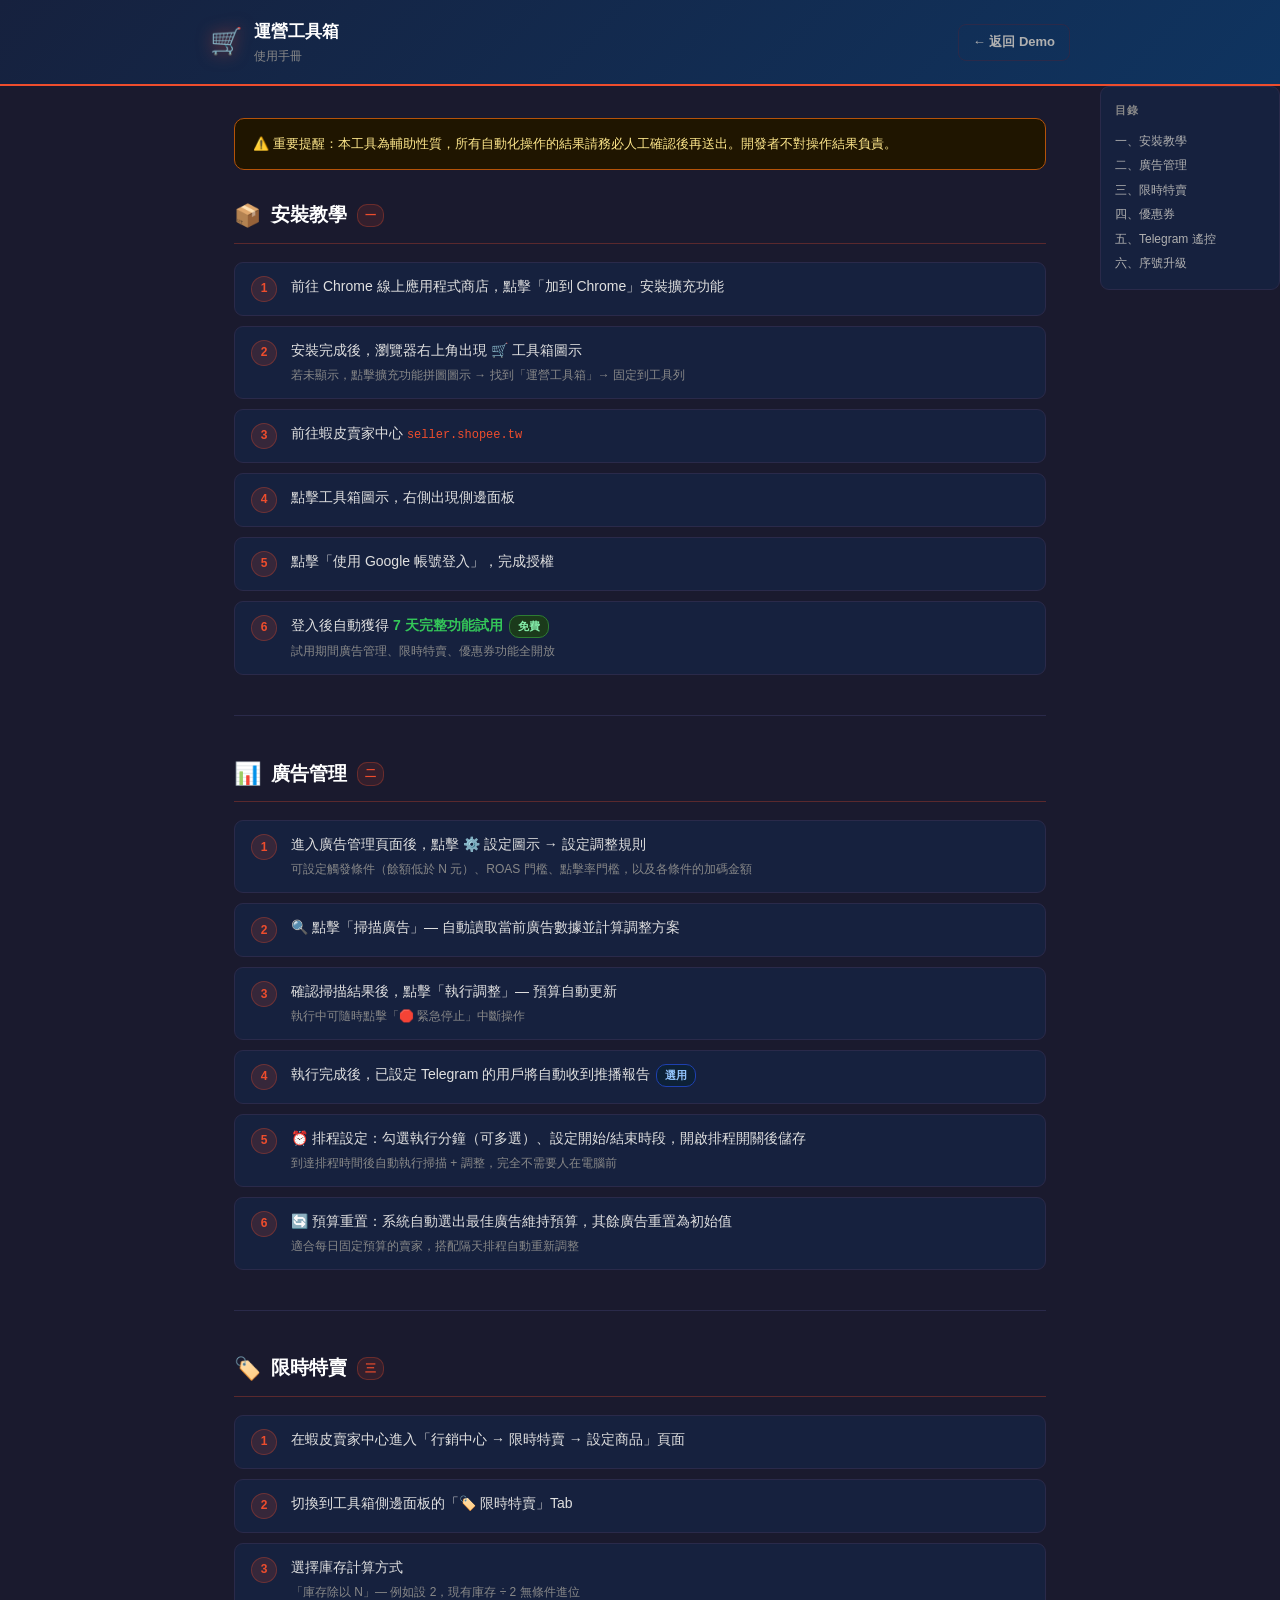
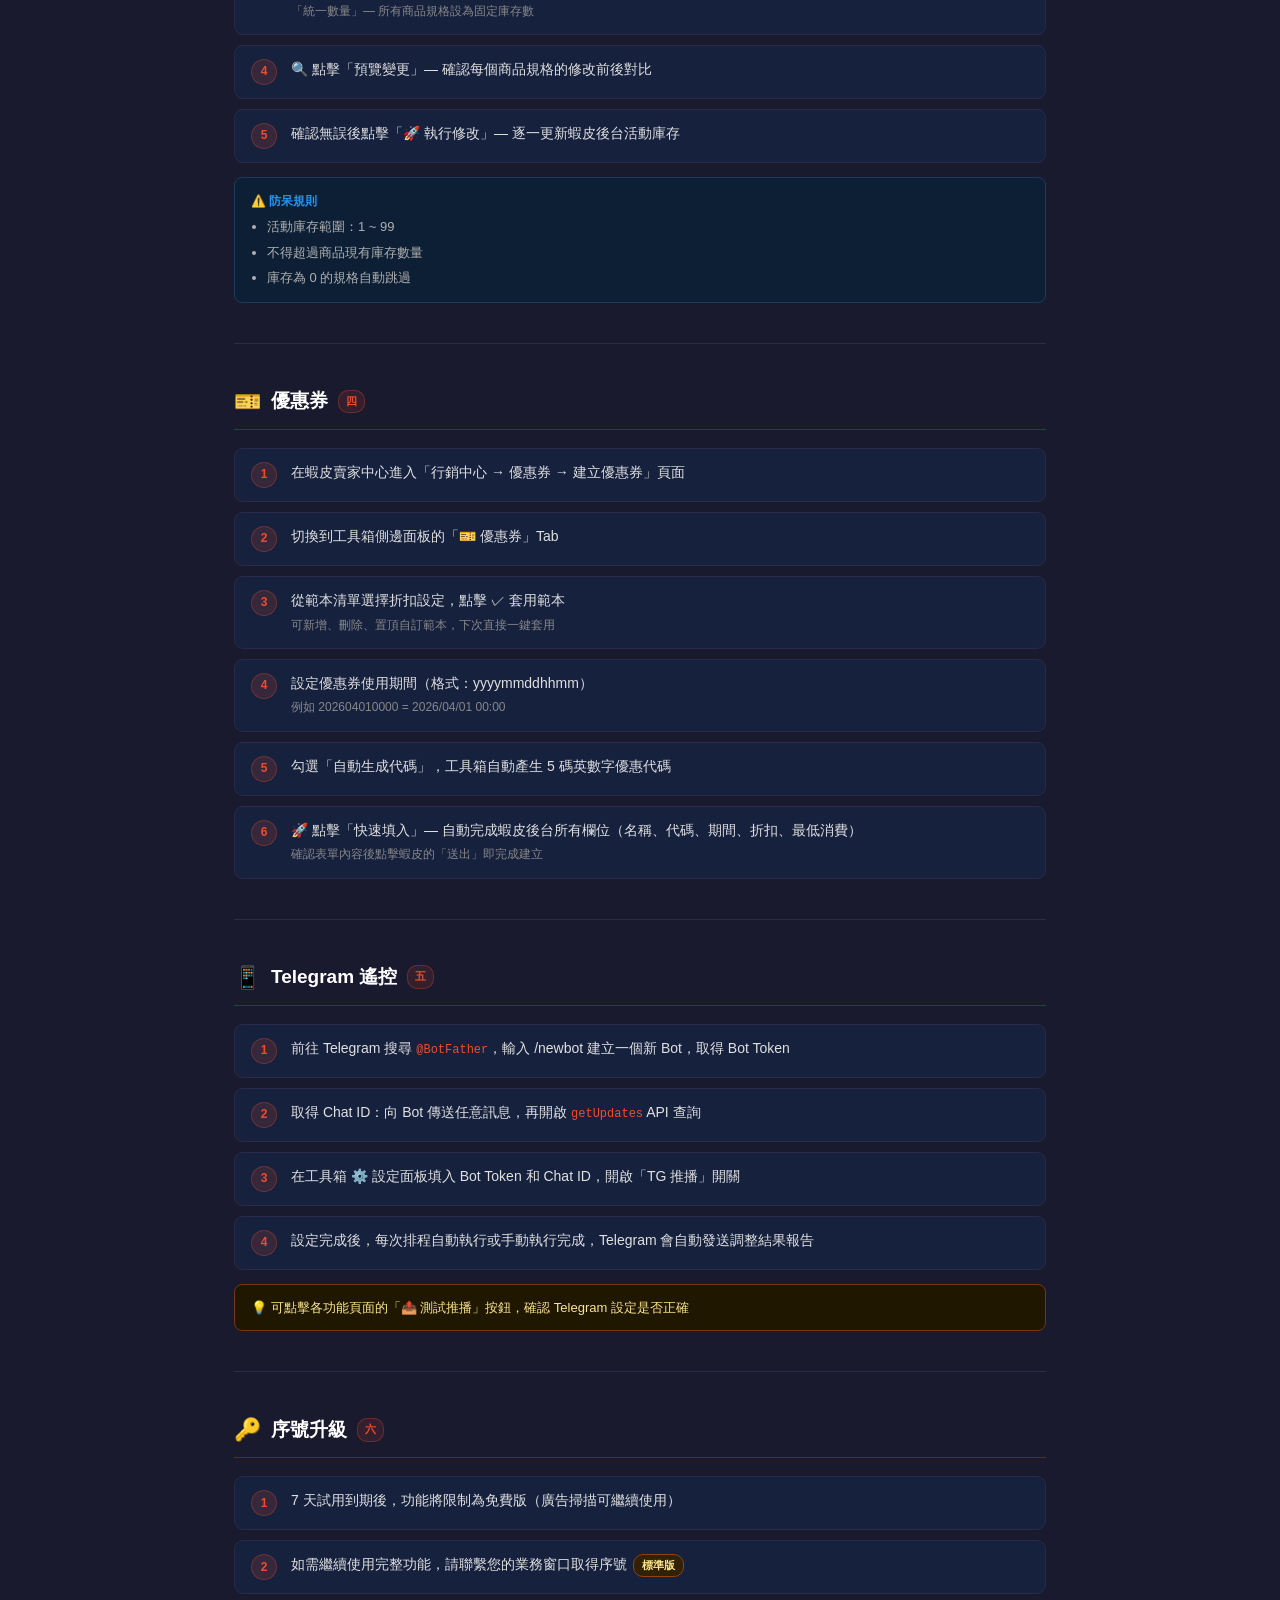
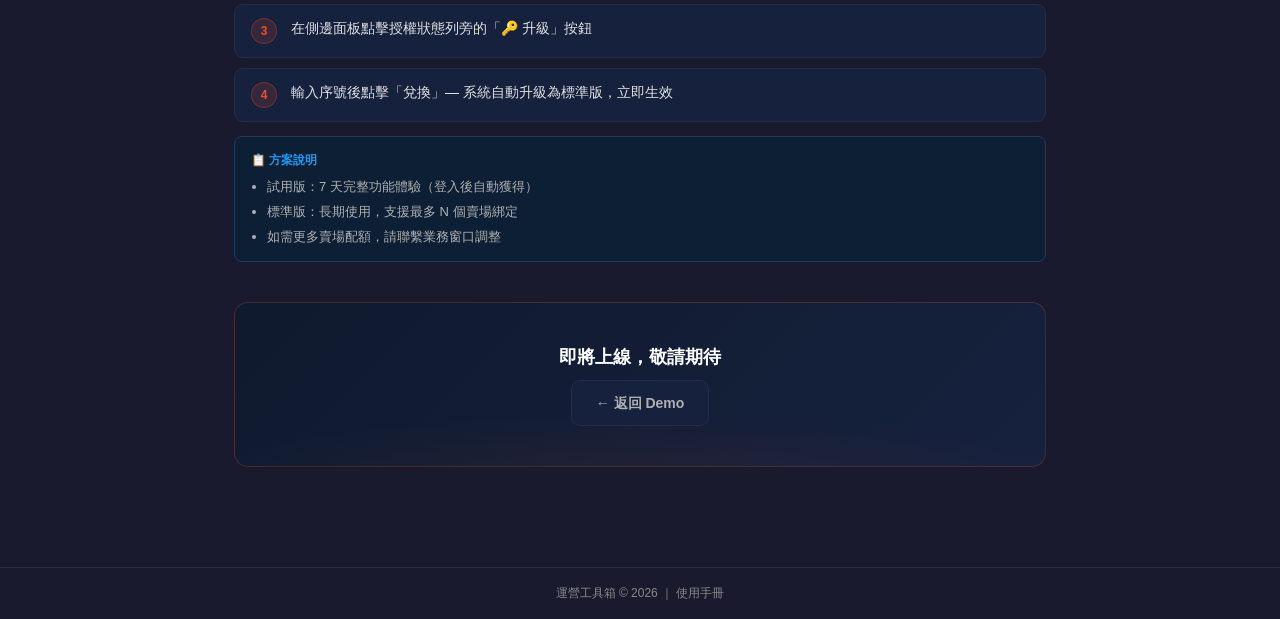
<file: guide.html>
<!DOCTYPE html>
<html lang="zh-TW">
<head>
  <meta charset="UTF-8">
  <meta name="viewport" content="width=device-width, initial-scale=1.0">
  <title>運營工具箱 — 使用手冊</title>
  <style>
    *, *::before, *::after { box-sizing: border-box; margin: 0; padding: 0; }
    :root {
      --bg-main:   #1a1a2e;
      --bg-card:   #16213e;
      --bg-card2:  #0f3460;
      --border:    #2a2a4a;
      --text:      #e0e0e0;
      --text-sec:  #b0b0b0;
      --text-muted:#888;
      --shopee:    #ee4d2d;
      --shopee-dk: #c73d20;
      --accent:    #ff6b35;
      --success:   #34c759;
      --warn:      #f59e0b;
      --info:      #2196f3;
      --font: -apple-system, BlinkMacSystemFont, 'Segoe UI', Roboto, sans-serif;
    }
    body {
      font-family: var(--font);
      background: var(--bg-main);
      color: var(--text);
      font-size: 14px;
      line-height: 1.6;
    }

    /* ── Header ── */
    .g-header {
      background: linear-gradient(135deg, #16213e 0%, #0f3460 100%);
      border-bottom: 2px solid var(--shopee);
      padding: 18px 24px;
      position: sticky; top: 0; z-index: 100;
    }
    .g-header-inner {
      max-width: 860px; margin: 0 auto;
      display: flex; align-items: center; justify-content: space-between; gap: 12px; flex-wrap: wrap;
    }
    .g-brand { display: flex; align-items: center; gap: 12px; }
    .g-logo { font-size: 26px; filter: drop-shadow(0 0 8px rgba(238,77,45,0.7)); }
    .g-header h1 { font-size: 17px; font-weight: 700; color: #fff; }
    .g-header-sub { font-size: 12px; color: var(--text-muted); margin-top: 2px; }
    .g-back-btn {
      display: inline-flex; align-items: center; gap: 6px;
      padding: 7px 14px; border-radius: 8px;
      background: transparent; border: 1.5px solid var(--border);
      color: var(--text-sec); font-size: 13px; font-weight: 600;
      text-decoration: none; transition: all 0.2s; cursor: pointer;
    }
    .g-back-btn:hover { border-color: var(--text-muted); color: var(--text); }

    /* ── Main Layout ── */
    .g-wrap { max-width: 860px; margin: 0 auto; padding: 32px 24px 60px; }

    /* ── Section ── */
    .g-section { margin-bottom: 40px; }
    .g-section-header {
      display: flex; align-items: center; gap: 10px;
      margin-bottom: 18px; padding-bottom: 10px;
      border-bottom: 1px solid rgba(238,77,45,0.3);
    }
    .g-section-icon { font-size: 22px; }
    .g-section-title { font-size: 19px; font-weight: 700; color: #fff; }
    .g-section-num {
      font-size: 11px; font-weight: 700; color: var(--shopee);
      background: rgba(238,77,45,0.12); padding: 2px 7px; border-radius: 10px;
      border: 1px solid rgba(238,77,45,0.3);
    }

    /* ── Steps ── */
    .g-steps { display: flex; flex-direction: column; gap: 10px; }
    .g-step {
      display: flex; align-items: flex-start; gap: 14px;
      padding: 13px 16px;
      background: var(--bg-card);
      border: 1px solid var(--border);
      border-radius: 9px;
      transition: border-color 0.2s;
    }
    .g-step:hover { border-color: rgba(238,77,45,0.3); }
    .g-step-num {
      width: 26px; height: 26px; border-radius: 50%; flex-shrink: 0;
      display: flex; align-items: center; justify-content: center;
      background: rgba(238,77,45,0.15); border: 1px solid rgba(238,77,45,0.3);
      font-size: 12px; font-weight: 700; color: var(--shopee);
    }
    .g-step-body { flex: 1; }
    .g-step-text { font-size: 14px; color: var(--text); line-height: 1.55; }
    .g-step-note { font-size: 12px; color: var(--text-muted); margin-top: 4px; }
    .g-step-badge {
      display: inline-flex; align-items: center; gap: 4px;
      font-size: 11px; font-weight: 600; padding: 2px 8px; border-radius: 10px;
      vertical-align: middle; margin-left: 6px;
    }
    .badge-free  { background: #1b3a1b; color: #86efac; border: 1px solid #2e7d32; }
    .badge-pro   { background: #312107; color: #fde68a; border: 1px solid #92400e; }
    .badge-tip   { background: #0d2137; color: #93c5fd; border: 1px solid #1e40af; }

    /* ── Info Box ── */
    .g-info-box {
      margin-top: 14px; padding: 13px 16px;
      background: #0d1f35; border: 1px solid #1e3a5f;
      border-radius: 8px; font-size: 13px; color: var(--text-sec);
      line-height: 1.7;
    }
    .g-info-box .g-info-title { font-weight: 700; color: var(--info); margin-bottom: 5px; font-size: 12px; }
    .g-info-box ul { padding-left: 16px; display: flex; flex-direction: column; gap: 3px; }

    /* ── Warning Box ── */
    .g-warn-box {
      margin-top: 14px; padding: 12px 16px;
      background: #1f1700; border: 1px solid #78350f;
      border-radius: 8px; font-size: 13px; color: #fde68a;
      line-height: 1.65;
    }

    /* ── Divider ── */
    .g-divider { height: 1px; background: var(--border); margin: 40px 0; }

    /* ── Bottom CTA ── */
    .g-bottom {
      text-align: center; padding: 40px 20px;
      background: linear-gradient(135deg, #0f1a2e 0%, #16213e 100%);
      border: 1px solid rgba(238,77,45,0.25);
      border-radius: 14px;
      position: relative; overflow: hidden;
    }
    .g-bottom::before {
      content: ''; position: absolute; inset: 0;
      background: radial-gradient(ellipse 80% 60% at 50% 110%, rgba(238,77,45,0.08) 0%, transparent 70%);
      pointer-events: none;
    }
    .g-bottom h3 { font-size: 18px; font-weight: 700; color: #fff; margin-bottom: 8px; position: relative; }
    .g-bottom p  { font-size: 13px; color: var(--text-muted); margin-bottom: 22px; position: relative; }
    .g-bottom-btns { display: flex; gap: 10px; justify-content: center; flex-wrap: wrap; position: relative; }
    .g-btn {
      display: inline-flex; align-items: center; gap: 7px;
      padding: 11px 24px; border-radius: 9px;
      font-size: 14px; font-weight: 700;
      text-decoration: none; cursor: pointer;
      border: none; transition: all 0.2s;
    }
    .g-btn-primary { background: var(--shopee); color: #fff; box-shadow: 0 4px 14px rgba(238,77,45,0.35); }
    .g-btn-primary:hover { background: var(--shopee-dk); transform: translateY(-1px); }
    .g-btn-secondary { background: var(--bg-card); color: var(--text-sec); border: 1.5px solid var(--border); }
    .g-btn-secondary:hover { border-color: var(--text-muted); color: var(--text); }

    /* ── TOC Sidebar (optional) ── */
    .g-toc {
      position: sticky; top: 72px; float: right;
      width: 180px; margin: 0 0 20px 24px;
      padding: 14px; background: var(--bg-card);
      border: 1px solid var(--border); border-radius: 9px;
      font-size: 12px; line-height: 1.7;
    }
    .g-toc-title { font-size: 11px; font-weight: 700; color: var(--text-muted); letter-spacing: 0.5px; text-transform: uppercase; margin-bottom: 9px; }
    .g-toc a { display: block; color: var(--text-sec); text-decoration: none; padding: 2px 0; transition: color 0.15s; }
    .g-toc a:hover { color: var(--shopee); }

    /* ── Top Warning ── */
    .g-top-warning {
      margin-bottom: 28px;
      padding: 14px 18px;
      background: #1f1500;
      border: 1.5px solid #b45309;
      border-radius: 10px;
      font-size: 13px;
      color: #fde68a;
      line-height: 1.65;
      font-weight: 500;
    }

    /* ── Footer ── */
    .g-footer { text-align: center; padding: 16px; font-size: 12px; color: var(--text-muted); border-top: 1px solid var(--border); margin-top: 40px; }

    @media (max-width: 720px) {
      .g-toc { display: none; }
      .g-wrap { padding: 20px 14px 50px; }
      .g-section-title { font-size: 17px; }
      .g-step-text { font-size: 13px; }
      .g-bottom { padding: 28px 14px; }
      .g-btn { padding: 10px 18px; font-size: 13px; }
    }
  </style>
</head>
<body>

  <!-- Header -->
  <header class="g-header">
    <div class="g-header-inner">
      <div class="g-brand">
        <span class="g-logo">🛒</span>
        <div>
          <h1>運營工具箱</h1>
          <p class="g-header-sub">使用手冊</p>
        </div>
      </div>
      <a href="index.html" class="g-back-btn">← 返回 Demo</a>
    </div>
  </header>

  <!-- TOC（桌面版浮動） -->
  <div class="g-toc">
    <div class="g-toc-title">目錄</div>
    <a href="#install">一、安裝教學</a>
    <a href="#ad">二、廣告管理</a>
    <a href="#flash">三、限時特賣</a>
    <a href="#voucher">四、優惠券</a>
    <a href="#telegram">五、Telegram 遙控</a>
    <a href="#serial">六、序號升級</a>
  </div>

  <!-- Main -->
  <main class="g-wrap">

    <!-- 頂部提醒框 -->
    <div class="g-top-warning">
      ⚠️ 重要提醒：本工具為輔助性質，所有自動化操作的結果請務必人工確認後再送出。開發者不對操作結果負責。
    </div>

    <!-- ============================
         一、安裝教學
         ============================ -->
    <section class="g-section" id="install">
      <div class="g-section-header">
        <span class="g-section-icon">📦</span>
        <h2 class="g-section-title">安裝教學</h2>
        <span class="g-section-num">一</span>
      </div>
      <div class="g-steps">
        <div class="g-step">
          <div class="g-step-num">1</div>
          <div class="g-step-body">
            <div class="g-step-text">前往 Chrome 線上應用程式商店，點擊「加到 Chrome」安裝擴充功能</div>
          </div>
        </div>
        <div class="g-step">
          <div class="g-step-num">2</div>
          <div class="g-step-body">
            <div class="g-step-text">安裝完成後，瀏覽器右上角出現 🛒 工具箱圖示</div>
            <div class="g-step-note">若未顯示，點擊擴充功能拼圖圖示 → 找到「運營工具箱」→ 固定到工具列</div>
          </div>
        </div>
        <div class="g-step">
          <div class="g-step-num">3</div>
          <div class="g-step-body">
            <div class="g-step-text">前往蝦皮賣家中心 <code style="font-family:monospace;color:var(--shopee);font-size:12px;">seller.shopee.tw</code></div>
          </div>
        </div>
        <div class="g-step">
          <div class="g-step-num">4</div>
          <div class="g-step-body">
            <div class="g-step-text">點擊工具箱圖示，右側出現側邊面板</div>
          </div>
        </div>
        <div class="g-step">
          <div class="g-step-num">5</div>
          <div class="g-step-body">
            <div class="g-step-text">點擊「使用 Google 帳號登入」，完成授權</div>
          </div>
        </div>
        <div class="g-step">
          <div class="g-step-num">6</div>
          <div class="g-step-body">
            <div class="g-step-text">登入後自動獲得 <strong style="color:var(--success);">7 天完整功能試用</strong><span class="g-step-badge badge-free">免費</span></div>
            <div class="g-step-note">試用期間廣告管理、限時特賣、優惠券功能全開放</div>
          </div>
        </div>
      </div>
    </section>

    <div class="g-divider"></div>

    <!-- ============================
         二、廣告管理
         ============================ -->
    <section class="g-section" id="ad">
      <div class="g-section-header">
        <span class="g-section-icon">📊</span>
        <h2 class="g-section-title">廣告管理</h2>
        <span class="g-section-num">二</span>
      </div>
      <div class="g-steps">
        <div class="g-step">
          <div class="g-step-num">1</div>
          <div class="g-step-body">
            <div class="g-step-text">進入廣告管理頁面後，點擊 ⚙️ 設定圖示 → 設定調整規則</div>
            <div class="g-step-note">可設定觸發條件（餘額低於 N 元）、ROAS 門檻、點擊率門檻，以及各條件的加碼金額</div>
          </div>
        </div>
        <div class="g-step">
          <div class="g-step-num">2</div>
          <div class="g-step-body">
            <div class="g-step-text">🔍 點擊「掃描廣告」— 自動讀取當前廣告數據並計算調整方案</div>
          </div>
        </div>
        <div class="g-step">
          <div class="g-step-num">3</div>
          <div class="g-step-body">
            <div class="g-step-text">確認掃描結果後，點擊「執行調整」— 預算自動更新</div>
            <div class="g-step-note">執行中可隨時點擊「🛑 緊急停止」中斷操作</div>
          </div>
        </div>
        <div class="g-step">
          <div class="g-step-num">4</div>
          <div class="g-step-body">
            <div class="g-step-text">執行完成後，已設定 Telegram 的用戶將自動收到推播報告<span class="g-step-badge badge-tip">選用</span></div>
          </div>
        </div>
        <div class="g-step">
          <div class="g-step-num">5</div>
          <div class="g-step-body">
            <div class="g-step-text">⏰ 排程設定：勾選執行分鐘（可多選）、設定開始/結束時段，開啟排程開關後儲存</div>
            <div class="g-step-note">到達排程時間後自動執行掃描 + 調整，完全不需要人在電腦前</div>
          </div>
        </div>
        <div class="g-step">
          <div class="g-step-num">6</div>
          <div class="g-step-body">
            <div class="g-step-text">🔄 預算重置：系統自動選出最佳廣告維持預算，其餘廣告重置為初始值</div>
            <div class="g-step-note">適合每日固定預算的賣家，搭配隔天排程自動重新調整</div>
          </div>
        </div>
      </div>
    </section>

    <div class="g-divider"></div>

    <!-- ============================
         三、限時特賣
         ============================ -->
    <section class="g-section" id="flash">
      <div class="g-section-header">
        <span class="g-section-icon">🏷️</span>
        <h2 class="g-section-title">限時特賣</h2>
        <span class="g-section-num">三</span>
      </div>
      <div class="g-steps">
        <div class="g-step">
          <div class="g-step-num">1</div>
          <div class="g-step-body">
            <div class="g-step-text">在蝦皮賣家中心進入「行銷中心 → 限時特賣 → 設定商品」頁面</div>
          </div>
        </div>
        <div class="g-step">
          <div class="g-step-num">2</div>
          <div class="g-step-body">
            <div class="g-step-text">切換到工具箱側邊面板的「🏷️ 限時特賣」Tab</div>
          </div>
        </div>
        <div class="g-step">
          <div class="g-step-num">3</div>
          <div class="g-step-body">
            <div class="g-step-text">選擇庫存計算方式</div>
            <div class="g-step-note">
              「庫存除以 N」— 例如設 2，現有庫存 ÷ 2 無條件進位<br>
              「統一數量」— 所有商品規格設為固定庫存數
            </div>
          </div>
        </div>
        <div class="g-step">
          <div class="g-step-num">4</div>
          <div class="g-step-body">
            <div class="g-step-text">🔍 點擊「預覽變更」— 確認每個商品規格的修改前後對比</div>
          </div>
        </div>
        <div class="g-step">
          <div class="g-step-num">5</div>
          <div class="g-step-body">
            <div class="g-step-text">確認無誤後點擊「🚀 執行修改」— 逐一更新蝦皮後台活動庫存</div>
          </div>
        </div>
      </div>
      <div class="g-info-box">
        <div class="g-info-title">⚠️ 防呆規則</div>
        <ul>
          <li>活動庫存範圍：1 ~ 99</li>
          <li>不得超過商品現有庫存數量</li>
          <li>庫存為 0 的規格自動跳過</li>
        </ul>
      </div>
    </section>

    <div class="g-divider"></div>

    <!-- ============================
         四、優惠券
         ============================ -->
    <section class="g-section" id="voucher">
      <div class="g-section-header">
        <span class="g-section-icon">🎫</span>
        <h2 class="g-section-title">優惠券</h2>
        <span class="g-section-num">四</span>
      </div>
      <div class="g-steps">
        <div class="g-step">
          <div class="g-step-num">1</div>
          <div class="g-step-body">
            <div class="g-step-text">在蝦皮賣家中心進入「行銷中心 → 優惠券 → 建立優惠券」頁面</div>
          </div>
        </div>
        <div class="g-step">
          <div class="g-step-num">2</div>
          <div class="g-step-body">
            <div class="g-step-text">切換到工具箱側邊面板的「🎫 優惠券」Tab</div>
          </div>
        </div>
        <div class="g-step">
          <div class="g-step-num">3</div>
          <div class="g-step-body">
            <div class="g-step-text">從範本清單選擇折扣設定，點擊 ✓ 套用範本</div>
            <div class="g-step-note">可新增、刪除、置頂自訂範本，下次直接一鍵套用</div>
          </div>
        </div>
        <div class="g-step">
          <div class="g-step-num">4</div>
          <div class="g-step-body">
            <div class="g-step-text">設定優惠券使用期間（格式：yyyymmddhhmm）</div>
            <div class="g-step-note">例如 202604010000 = 2026/04/01 00:00</div>
          </div>
        </div>
        <div class="g-step">
          <div class="g-step-num">5</div>
          <div class="g-step-body">
            <div class="g-step-text">勾選「自動生成代碼」，工具箱自動產生 5 碼英數字優惠代碼</div>
          </div>
        </div>
        <div class="g-step">
          <div class="g-step-num">6</div>
          <div class="g-step-body">
            <div class="g-step-text">🚀 點擊「快速填入」— 自動完成蝦皮後台所有欄位（名稱、代碼、期間、折扣、最低消費）</div>
            <div class="g-step-note">確認表單內容後點擊蝦皮的「送出」即完成建立</div>
          </div>
        </div>
      </div>
    </section>

    <div class="g-divider"></div>

    <!-- ============================
         五、Telegram 遙控
         ============================ -->
    <section class="g-section" id="telegram">
      <div class="g-section-header">
        <span class="g-section-icon">📱</span>
        <h2 class="g-section-title">Telegram 遙控</h2>
        <span class="g-section-num">五</span>
      </div>
      <div class="g-steps">
        <div class="g-step">
          <div class="g-step-num">1</div>
          <div class="g-step-body">
            <div class="g-step-text">前往 Telegram 搜尋 <code style="font-family:monospace;color:var(--shopee);font-size:12px;">@BotFather</code>，輸入 /newbot 建立一個新 Bot，取得 Bot Token</div>
          </div>
        </div>
        <div class="g-step">
          <div class="g-step-num">2</div>
          <div class="g-step-body">
            <div class="g-step-text">取得 Chat ID：向 Bot 傳送任意訊息，再開啟 <code style="font-family:monospace;color:var(--shopee);font-size:12px;">getUpdates</code> API 查詢</div>
          </div>
        </div>
        <div class="g-step">
          <div class="g-step-num">3</div>
          <div class="g-step-body">
            <div class="g-step-text">在工具箱 ⚙️ 設定面板填入 Bot Token 和 Chat ID，開啟「TG 推播」開關</div>
          </div>
        </div>
        <div class="g-step">
          <div class="g-step-num">4</div>
          <div class="g-step-body">
            <div class="g-step-text">設定完成後，每次排程自動執行或手動執行完成，Telegram 會自動發送調整結果報告</div>
          </div>
        </div>
      </div>
      <div class="g-warn-box">
        💡 可點擊各功能頁面的「📤 測試推播」按鈕，確認 Telegram 設定是否正確
      </div>
    </section>

    <div class="g-divider"></div>

    <!-- ============================
         六、序號升級
         ============================ -->
    <section class="g-section" id="serial">
      <div class="g-section-header">
        <span class="g-section-icon">🔑</span>
        <h2 class="g-section-title">序號升級</h2>
        <span class="g-section-num">六</span>
      </div>
      <div class="g-steps">
        <div class="g-step">
          <div class="g-step-num">1</div>
          <div class="g-step-body">
            <div class="g-step-text">7 天試用到期後，功能將限制為免費版（廣告掃描可繼續使用）</div>
          </div>
        </div>
        <div class="g-step">
          <div class="g-step-num">2</div>
          <div class="g-step-body">
            <div class="g-step-text">如需繼續使用完整功能，請聯繫您的業務窗口取得序號<span class="g-step-badge badge-pro">標準版</span></div>
          </div>
        </div>
        <div class="g-step">
          <div class="g-step-num">3</div>
          <div class="g-step-body">
            <div class="g-step-text">在側邊面板點擊授權狀態列旁的「🔑 升級」按鈕</div>
          </div>
        </div>
        <div class="g-step">
          <div class="g-step-num">4</div>
          <div class="g-step-body">
            <div class="g-step-text">輸入序號後點擊「兌換」— 系統自動升級為標準版，立即生效</div>
          </div>
        </div>
      </div>
      <div class="g-info-box">
        <div class="g-info-title">📋 方案說明</div>
        <ul>
          <li>試用版：7 天完整功能體驗（登入後自動獲得）</li>
          <li>標準版：長期使用，支援最多 N 個賣場綁定</li>
          <li>如需更多賣場配額，請聯繫業務窗口調整</li>
        </ul>
      </div>
    </section>

    <!-- ── Bottom CTA ── -->
    <div class="g-bottom">
      <h3>即將上線，敬請期待</h3>
      <div class="g-bottom-btns">
        <a href="index.html" class="g-btn g-btn-secondary">← 返回 Demo</a>
      </div>
    </div>

  </main>

  <footer class="g-footer">
    運營工具箱 © 2026 ｜ 使用手冊
  </footer>

</body>
</html>
</file>
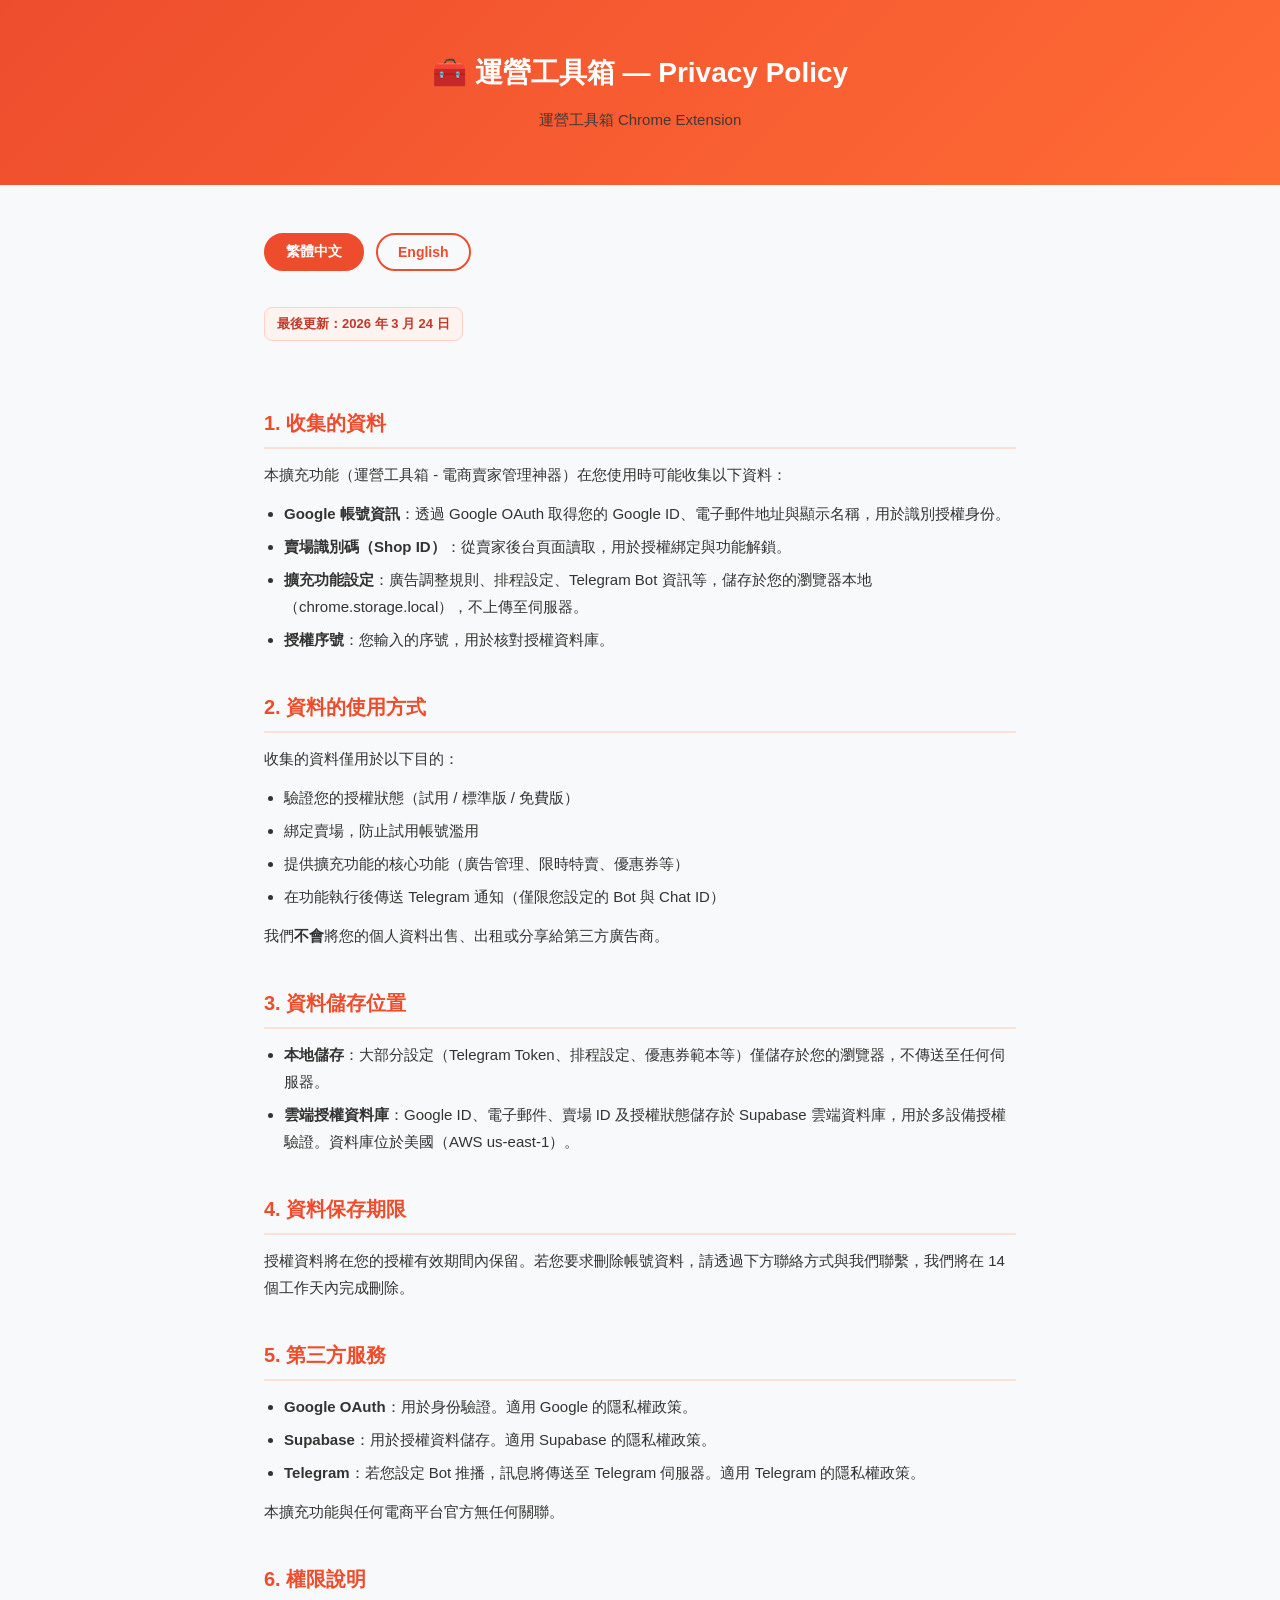
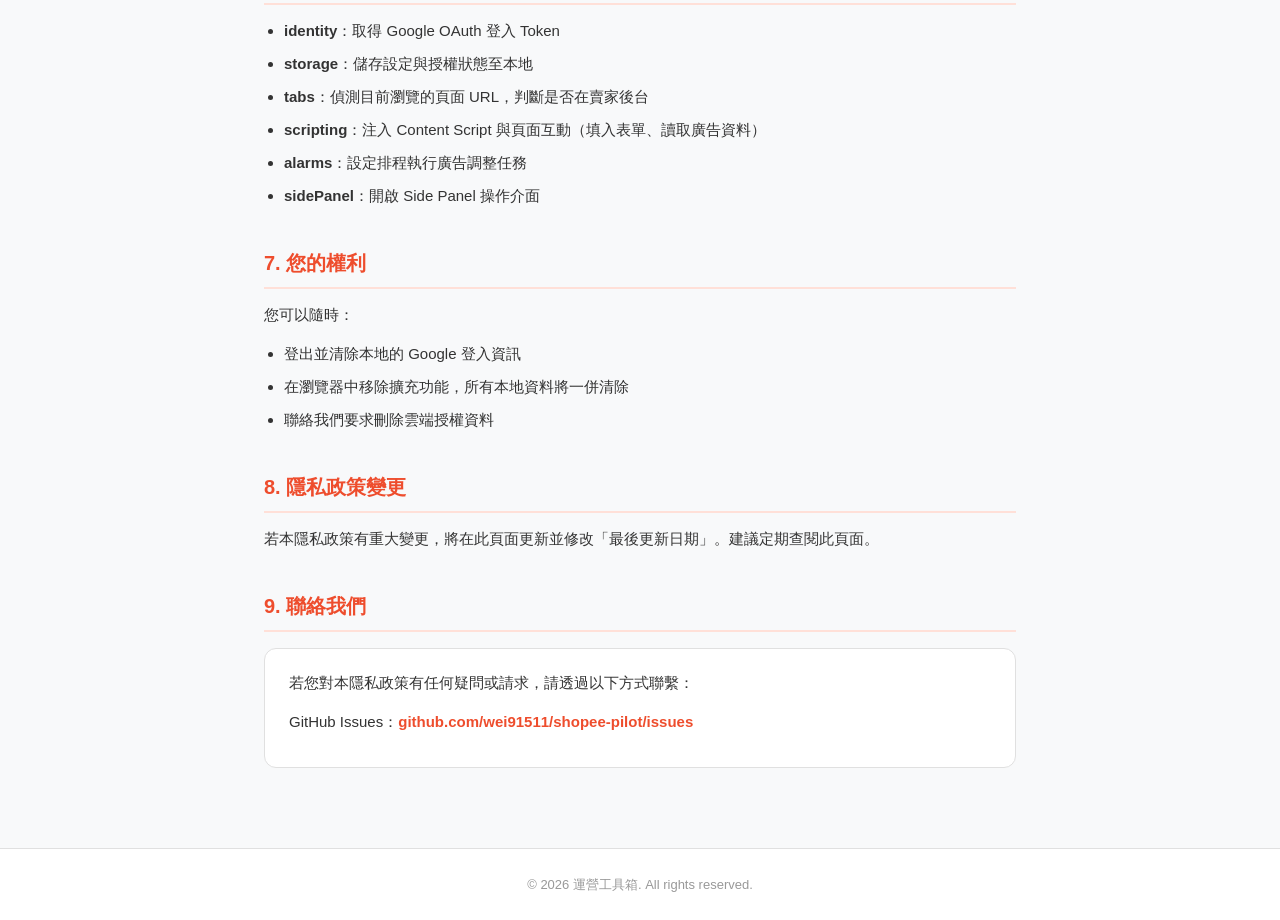
<file: privacy-policy.html>
<!DOCTYPE html>
<html lang="zh-TW">
<head>
  <meta charset="UTF-8">
  <meta name="viewport" content="width=device-width, initial-scale=1.0">
  <title>Privacy Policy — 運營工具箱</title>
  <style>
    * { box-sizing: border-box; margin: 0; padding: 0; }
    body {
      font-family: -apple-system, BlinkMacSystemFont, 'Segoe UI', 'Noto Sans TC', sans-serif;
      background: #f8f9fa;
      color: #1a1a2e;
      line-height: 1.8;
    }
    header {
      background: linear-gradient(135deg, #ee4d2d, #ff6b35);
      color: #fff;
      padding: 48px 24px 40px;
      text-align: center;
    }
    header h1 { font-size: 28px; font-weight: 700; margin-bottom: 8px; }
    header p { font-size: 15px; opacity: 0.9; }
    .container {
      max-width: 800px;
      margin: 0 auto;
      padding: 48px 24px 80px;
    }
    .lang-toggle {
      display: flex;
      gap: 12px;
      margin-bottom: 36px;
    }
    .lang-btn {
      padding: 8px 20px;
      border: 2px solid #ee4d2d;
      border-radius: 20px;
      background: transparent;
      color: #ee4d2d;
      font-size: 14px;
      font-weight: 600;
      cursor: pointer;
      transition: all 0.2s;
    }
    .lang-btn.active, .lang-btn:hover {
      background: #ee4d2d;
      color: #fff;
    }
    .policy-section { display: none; }
    .policy-section.active { display: block; }
    h2 {
      font-size: 20px;
      font-weight: 700;
      color: #ee4d2d;
      margin: 36px 0 12px;
      padding-bottom: 6px;
      border-bottom: 2px solid #ffe0d8;
    }
    h2:first-child { margin-top: 0; }
    p { margin-bottom: 12px; font-size: 15px; color: #333; }
    ul { padding-left: 20px; margin-bottom: 12px; }
    li { font-size: 15px; color: #333; margin-bottom: 6px; }
    .updated {
      display: inline-block;
      background: #fff3f0;
      border: 1px solid #ffd0c4;
      color: #c0392b;
      font-size: 13px;
      font-weight: 600;
      padding: 4px 12px;
      border-radius: 8px;
      margin-bottom: 28px;
    }
    .contact-box {
      background: #fff;
      border: 1px solid #e0e0e0;
      border-radius: 12px;
      padding: 20px 24px;
      margin-top: 16px;
    }
    .contact-box a { color: #ee4d2d; text-decoration: none; font-weight: 600; }
    footer {
      text-align: center;
      padding: 24px;
      font-size: 13px;
      color: #999;
      border-top: 1px solid #e0e0e0;
      background: #fff;
    }
  </style>
</head>
<body>

<header>
  <h1>🧰 運營工具箱 — Privacy Policy</h1>
  <p>運營工具箱 Chrome Extension</p>
</header>

<div class="container">
  <div class="lang-toggle">
    <button class="lang-btn active" onclick="switchLang('zh')">繁體中文</button>
    <button class="lang-btn" onclick="switchLang('en')">English</button>
  </div>

  <!-- 繁體中文 -->
  <div class="policy-section active" id="policy-zh">
    <div class="updated">最後更新：2026 年 3 月 24 日</div>

    <h2>1. 收集的資料</h2>
    <p>本擴充功能（運營工具箱 - 電商賣家管理神器）在您使用時可能收集以下資料：</p>
    <ul>
      <li><strong>Google 帳號資訊</strong>：透過 Google OAuth 取得您的 Google ID、電子郵件地址與顯示名稱，用於識別授權身份。</li>
      <li><strong>賣場識別碼（Shop ID）</strong>：從賣家後台頁面讀取，用於授權綁定與功能解鎖。</li>
      <li><strong>擴充功能設定</strong>：廣告調整規則、排程設定、Telegram Bot 資訊等，儲存於您的瀏覽器本地（chrome.storage.local），不上傳至伺服器。</li>
      <li><strong>授權序號</strong>：您輸入的序號，用於核對授權資料庫。</li>
    </ul>

    <h2>2. 資料的使用方式</h2>
    <p>收集的資料僅用於以下目的：</p>
    <ul>
      <li>驗證您的授權狀態（試用 / 標準版 / 免費版）</li>
      <li>綁定賣場，防止試用帳號濫用</li>
      <li>提供擴充功能的核心功能（廣告管理、限時特賣、優惠券等）</li>
      <li>在功能執行後傳送 Telegram 通知（僅限您設定的 Bot 與 Chat ID）</li>
    </ul>
    <p>我們<strong>不會</strong>將您的個人資料出售、出租或分享給第三方廣告商。</p>

    <h2>3. 資料儲存位置</h2>
    <ul>
      <li><strong>本地儲存</strong>：大部分設定（Telegram Token、排程設定、優惠券範本等）僅儲存於您的瀏覽器，不傳送至任何伺服器。</li>
      <li><strong>雲端授權資料庫</strong>：Google ID、電子郵件、賣場 ID 及授權狀態儲存於 Supabase 雲端資料庫，用於多設備授權驗證。資料庫位於美國（AWS us-east-1）。</li>
    </ul>

    <h2>4. 資料保存期限</h2>
    <p>授權資料將在您的授權有效期間內保留。若您要求刪除帳號資料，請透過下方聯絡方式與我們聯繫，我們將在 14 個工作天內完成刪除。</p>

    <h2>5. 第三方服務</h2>
    <ul>
      <li><strong>Google OAuth</strong>：用於身份驗證。適用 Google 的隱私權政策。</li>
      <li><strong>Supabase</strong>：用於授權資料儲存。適用 Supabase 的隱私權政策。</li>
      <li><strong>Telegram</strong>：若您設定 Bot 推播，訊息將傳送至 Telegram 伺服器。適用 Telegram 的隱私權政策。</li>
    </ul>
    <p>本擴充功能與任何電商平台官方無任何關聯。</p>

    <h2>6. 權限說明</h2>
    <ul>
      <li><strong>identity</strong>：取得 Google OAuth 登入 Token</li>
      <li><strong>storage</strong>：儲存設定與授權狀態至本地</li>
      <li><strong>tabs</strong>：偵測目前瀏覽的頁面 URL，判斷是否在賣家後台</li>
      <li><strong>scripting</strong>：注入 Content Script 與頁面互動（填入表單、讀取廣告資料）</li>
      <li><strong>alarms</strong>：設定排程執行廣告調整任務</li>
      <li><strong>sidePanel</strong>：開啟 Side Panel 操作介面</li>
    </ul>

    <h2>7. 您的權利</h2>
    <p>您可以隨時：</p>
    <ul>
      <li>登出並清除本地的 Google 登入資訊</li>
      <li>在瀏覽器中移除擴充功能，所有本地資料將一併清除</li>
      <li>聯絡我們要求刪除雲端授權資料</li>
    </ul>

    <h2>8. 隱私政策變更</h2>
    <p>若本隱私政策有重大變更，將在此頁面更新並修改「最後更新日期」。建議定期查閱此頁面。</p>

    <h2>9. 聯絡我們</h2>
    <div class="contact-box">
      <p>若您對本隱私政策有任何疑問或請求，請透過以下方式聯繫：</p>
      <p>GitHub Issues：<a href="https://github.com/wei91511/shopee-pilot/issues" target="_blank">github.com/wei91511/shopee-pilot/issues</a></p>
    </div>
  </div>

  <!-- English -->
  <div class="policy-section" id="policy-en">
    <div class="updated">Last Updated: March 24, 2026</div>

    <h2>1. Data We Collect</h2>
    <p>This extension (Seller Toolbox) may collect the following data when you use it:</p>
    <ul>
      <li><strong>Google Account Info</strong>: Via Google OAuth — your Google ID, email address, and display name, used to identify and verify your license.</li>
      <li><strong>Shop ID</strong>: Read from the Seller Center page, used for license binding and feature unlocking.</li>
      <li><strong>Extension Settings</strong>: Ad adjustment rules, schedule settings, Telegram Bot info, etc. — stored locally in your browser (chrome.storage.local) and never uploaded to any server.</li>
      <li><strong>License Key</strong>: The serial code you enter, used to verify against the license database.</li>
    </ul>

    <h2>2. How We Use Your Data</h2>
    <p>Data is used only for the following purposes:</p>
    <ul>
      <li>Verifying your license status (Trial / Standard / Free)</li>
      <li>Binding your shop to prevent trial abuse</li>
      <li>Providing core extension functionality (ad management, flash sales, vouchers, etc.)</li>
      <li>Sending Telegram notifications after task execution (only to the Bot and Chat ID you configure)</li>
    </ul>
    <p>We <strong>do not</strong> sell, rent, or share your personal data with third-party advertisers.</p>

    <h2>3. Where Data is Stored</h2>
    <ul>
      <li><strong>Local Storage</strong>: Most settings (Telegram Token, schedule settings, voucher templates, etc.) are stored only in your browser and never sent to any server.</li>
      <li><strong>Cloud License Database</strong>: Your Google ID, email, Shop ID, and license status are stored in a Supabase cloud database for cross-device license verification. The database is hosted in the US (AWS us-east-1).</li>
    </ul>

    <h2>4. Data Retention</h2>
    <p>License data is retained for the duration of your active license. To request deletion of your account data, contact us via the details below. We will complete deletion within 14 business days.</p>

    <h2>5. Third-Party Services</h2>
    <ul>
      <li><strong>Google OAuth</strong>: Used for authentication. Subject to Google's Privacy Policy.</li>
      <li><strong>Supabase</strong>: Used for license data storage. Subject to Supabase's Privacy Policy.</li>
      <li><strong>Telegram</strong>: If you configure Bot notifications, messages are sent to Telegram's servers. Subject to Telegram's Privacy Policy.</li>
    </ul>
    <p>This extension is not affiliated with or endorsed by any e-commerce platform.</p>

    <h2>6. Permissions Explained</h2>
    <ul>
      <li><strong>identity</strong>: Obtain Google OAuth login token</li>
      <li><strong>storage</strong>: Save settings and license state locally</li>
      <li><strong>tabs</strong>: Detect the current page URL to determine if you're on the Seller Center</li>
      <li><strong>scripting</strong>: Inject content scripts to interact with pages (fill forms, read ad data)</li>
      <li><strong>alarms</strong>: Schedule automatic ad adjustment tasks</li>
      <li><strong>sidePanel</strong>: Open the Side Panel interface</li>
    </ul>

    <h2>7. Your Rights</h2>
    <p>You may at any time:</p>
    <ul>
      <li>Sign out and clear your local Google login information</li>
      <li>Remove the extension from your browser, which clears all local data</li>
      <li>Contact us to request deletion of your cloud license data</li>
    </ul>

    <h2>8. Changes to This Policy</h2>
    <p>If there are significant changes to this Privacy Policy, we will update this page and revise the "Last Updated" date. We recommend checking this page periodically.</p>

    <h2>9. Contact Us</h2>
    <div class="contact-box">
      <p>If you have any questions or requests regarding this Privacy Policy, please contact us via:</p>
      <p>GitHub Issues: <a href="https://github.com/wei91511/shopee-pilot/issues" target="_blank">github.com/wei91511/shopee-pilot/issues</a></p>
    </div>
  </div>
</div>

<footer>
  &copy; 2026 運營工具箱. All rights reserved.
</footer>

<script>
  function switchLang(lang) {
    document.querySelectorAll('.policy-section').forEach(el => el.classList.remove('active'));
    document.querySelectorAll('.lang-btn').forEach(el => el.classList.remove('active'));
    document.getElementById('policy-' + lang).classList.add('active');
    document.querySelector(`[onclick="switchLang('${lang}')"]`).classList.add('active');
  }
</script>
</body>
</html>
</file>
